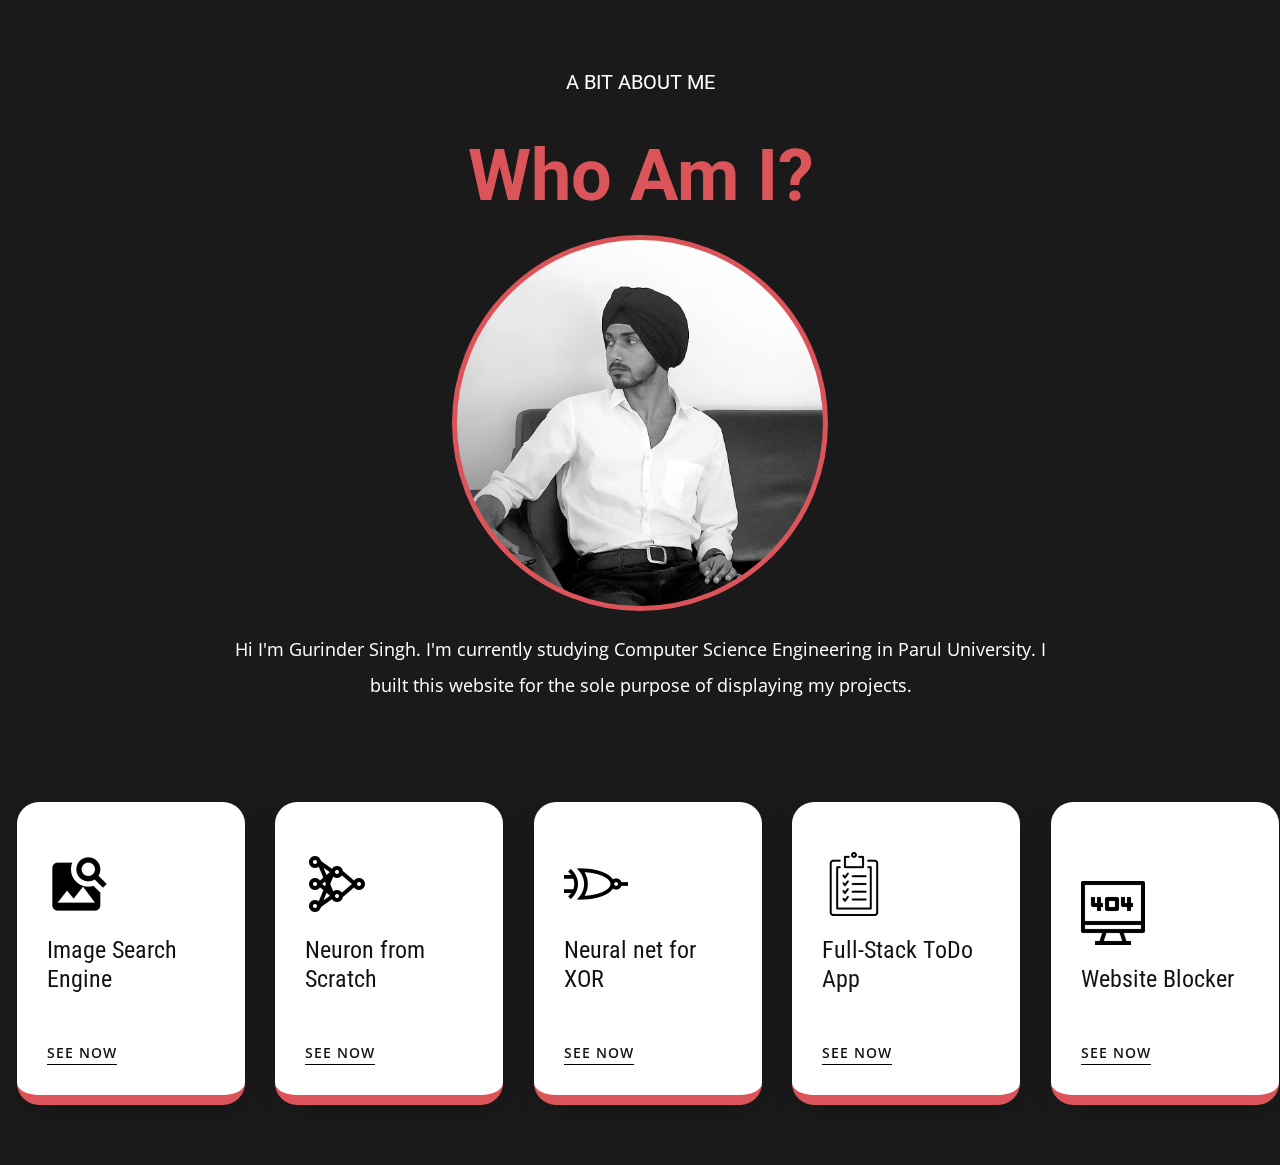
<file: index.html>
<!DOCTYPE html>
<html style="font-size: 16px;" lang="en"><head>
    <meta name="viewport" content="width=device-width, initial-scale=1.0">
    <meta charset="utf-8">
    <meta name="keywords" content="​Who Am I?">
    <meta name="description" content="">
    <title>Home</title>
    <link rel="stylesheet" href="nicepage.css" media="screen">
<link rel="stylesheet" href="Home.css" media="screen">
    <script class="u-script" type="text/javascript" src="jquery.js" defer=""></script>
    <script class="u-script" type="text/javascript" src="nicepage.js" defer=""></script>
    <meta name="generator" content="Nicepage 5.17.1, nicepage.com">
    <link id="u-theme-google-font" rel="stylesheet" href="https://fonts.googleapis.com/css?family=Roboto:100,100i,300,300i,400,400i,500,500i,700,700i,900,900i|Open+Sans:300,300i,400,400i,500,500i,600,600i,700,700i,800,800i">
    <link id="u-page-google-font" rel="stylesheet" href="https://fonts.googleapis.com/css?family=Roboto+Condensed:300,300i,400,400i,700,700i">
    
    
    
    <script type="application/ld+json">{
		"@context": "http://schema.org",
		"@type": "Organization",
		"name": ""
}</script>
    <meta name="theme-color" content="#478ac9">
    <meta property="og:title" content="Home">
    <meta property="og:type" content="website">
  <meta data-intl-tel-input-cdn-path="intlTelInput/"></head>
  <body data-home-page="Home.html" data-home-page-title="Home" class="u-body u-xl-mode" data-lang="en">
    <section class="u-align-center u-clearfix u-grey-90 u-section-1" id="carousel_1ea9">
      <div class="u-clearfix u-sheet u-sheet-1">
        <h4 class="u-text u-text-1" data-animation-name="customAnimationIn" data-animation-duration="1500"> A Bit About Me</h4>
        <h2 class="u-text u-text-palette-2-base u-text-2" data-animation-name="customAnimationIn" data-animation-duration="1500" data-animation-delay="500"> Who Am I?</h2>
        <div class="u-border-5 u-border-custom-color-2 u-image u-image-circle u-image-1" alt="" data-image-width="1080" data-image-height="1325" data-animation-name="customAnimationIn" data-animation-duration="1500"></div>
        <p class="u-text u-text-3" data-animation-name="customAnimationIn" data-animation-duration="1500" data-animation-delay="500"> Hi I'm Gurinder Singh. I'm currently studying Computer Science Engineering in Parul University. I built this website for the sole purpose of displaying my projects.</p>
        <div class="u-list u-list-1">
          <div class="u-repeater u-repeater-1">
            <div class="u-align-center-xs u-align-left-lg u-align-left-md u-align-left-sm u-align-left-xl u-border-10 u-border-no-left u-border-no-right u-border-no-top u-border-palette-2-base u-container-style u-list-item u-radius-22 u-repeater-item u-shape-round u-white u-list-item-1" data-animation-name="customAnimationIn" data-animation-duration="1500" data-animation-delay="250">
              <div class="u-container-layout u-similar-container u-valign-bottom u-container-layout-1"><span class="u-file-icon u-icon u-icon-1"><img src="images/image_search_icon_138464.png" alt=""></span>
                <h4 class="u-custom-font u-font-roboto-condensed u-text u-text-4"> Image Search Engine</h4>
                <a href="https://gurinder-25.github.io/image-search-engine/" class="u-border-1 u-border-active-grey-70 u-border-black u-border-hover-grey-70 u-border-no-left u-border-no-right u-border-no-top u-bottom-left-radius-0 u-bottom-right-radius-0 u-btn u-button-style u-none u-radius-0 u-text-active-palette-2-base u-text-body-color u-text-hover-palette-2-base u-top-left-radius-0 u-top-right-radius-0 u-btn-1">See now</a>
              </div>
            </div>
            <div class="u-align-center-xs u-align-left-lg u-align-left-md u-align-left-sm u-align-left-xl u-border-10 u-border-no-left u-border-no-right u-border-no-top u-border-palette-2-base u-container-style u-list-item u-radius-22 u-repeater-item u-shape-round u-video-cover u-white u-list-item-2" data-animation-name="customAnimationIn" data-animation-duration="1500" data-animation-delay="250">
              <div class="u-container-layout u-similar-container u-valign-bottom u-container-layout-2"><span class="u-file-icon u-icon u-icon-2"><img src="images/neural-network.png" alt=""></span>
                <h4 class="u-custom-font u-font-roboto-condensed u-text u-text-5"> Neuron from Scratch</h4>
                <a href="https://www.kaggle.com/code/gurinder25/neuron-from-scratch" class="u-border-1 u-border-active-grey-70 u-border-black u-border-hover-grey-70 u-border-no-left u-border-no-right u-border-no-top u-bottom-left-radius-0 u-bottom-right-radius-0 u-btn u-button-style u-none u-radius-0 u-text-active-palette-2-base u-text-body-color u-text-hover-palette-2-base u-top-left-radius-0 u-top-right-radius-0 u-btn-2">see now</a>
              </div>
            </div>
            <div class="u-align-center-xs u-align-left-lg u-align-left-md u-align-left-sm u-align-left-xl u-border-10 u-border-no-left u-border-no-right u-border-no-top u-border-palette-2-base u-container-style u-list-item u-radius-22 u-repeater-item u-shape-round u-video-cover u-white u-list-item-3" data-animation-name="customAnimationIn" data-animation-duration="1500" data-animation-delay="250">
              <div class="u-container-layout u-similar-container u-valign-bottom u-container-layout-3"><span class="u-file-icon u-icon u-icon-3"><img src="images/xor-gate.png" alt=""></span>
                <h4 class="u-custom-font u-font-roboto-condensed u-text u-text-6"> Neural net for XOR</h4>
                <a href="https://github.com/gurinder-25/neural_net/blob/main/xor.cpp" class="u-border-1 u-border-active-grey-70 u-border-black u-border-hover-grey-70 u-border-no-left u-border-no-right u-border-no-top u-bottom-left-radius-0 u-bottom-right-radius-0 u-btn u-button-style u-none u-radius-0 u-text-active-palette-2-base u-text-body-color u-text-hover-palette-2-base u-top-left-radius-0 u-top-right-radius-0 u-btn-3">see now</a>
              </div>
            </div>
            <div class="u-align-center-xs u-align-left-lg u-align-left-md u-align-left-sm u-align-left-xl u-border-10 u-border-no-left u-border-no-right u-border-no-top u-border-palette-2-base u-container-style u-list-item u-radius-22 u-repeater-item u-shape-round u-video-cover u-white u-list-item-4" data-animation-name="customAnimationIn" data-animation-duration="1500" data-animation-delay="250">
              <div class="u-container-layout u-similar-container u-valign-bottom u-container-layout-4"><span class="u-file-icon u-icon u-icon-4"><img src="images/clipboard_120835.png" alt=""></span>
                <h4 class="u-custom-font u-font-roboto-condensed u-text u-text-7"> Full-Stack ToDo App</h4>
                <a href="https://fluffy-pothos-10353c.netlify.app/" class="u-border-1 u-border-active-grey-70 u-border-black u-border-hover-grey-70 u-border-no-left u-border-no-right u-border-no-top u-bottom-left-radius-0 u-bottom-right-radius-0 u-btn u-button-style u-none u-radius-0 u-text-active-palette-2-base u-text-body-color u-text-hover-palette-2-base u-top-left-radius-0 u-top-right-radius-0 u-btn-4">see now</a>
              </div>
            </div>
            <div class="u-align-center-xs u-align-left-lg u-align-left-md u-align-left-sm u-align-left-xl u-border-10 u-border-no-left u-border-no-right u-border-no-top u-border-palette-2-base u-container-style u-list-item u-radius-22 u-repeater-item u-shape-round u-video-cover u-white u-list-item-5" data-animation-name="customAnimationIn" data-animation-duration="1500" data-animation-delay="250">
              <div class="u-container-layout u-similar-container u-valign-bottom u-container-layout-5"><span class="u-file-icon u-icon u-icon-5"><img src="images/error_icon_124063.png" alt=""></span>
                <h4 class="u-custom-font u-font-roboto-condensed u-text u-text-8"> Website Blocker</h4>
                <a href="https://github.com/gurinder-25/Website-Blocker" class="u-border-1 u-border-active-grey-70 u-border-black u-border-hover-grey-70 u-border-no-left u-border-no-right u-border-no-top u-bottom-left-radius-0 u-bottom-right-radius-0 u-btn u-button-style u-none u-radius-0 u-text-active-palette-2-base u-text-body-color u-text-hover-palette-2-base u-top-left-radius-0 u-top-right-radius-0 u-btn-5">see now</a>
              </div>
            </div>
          </div>
        </div>
      </div>
    </section>
  
</body></html>
</file>
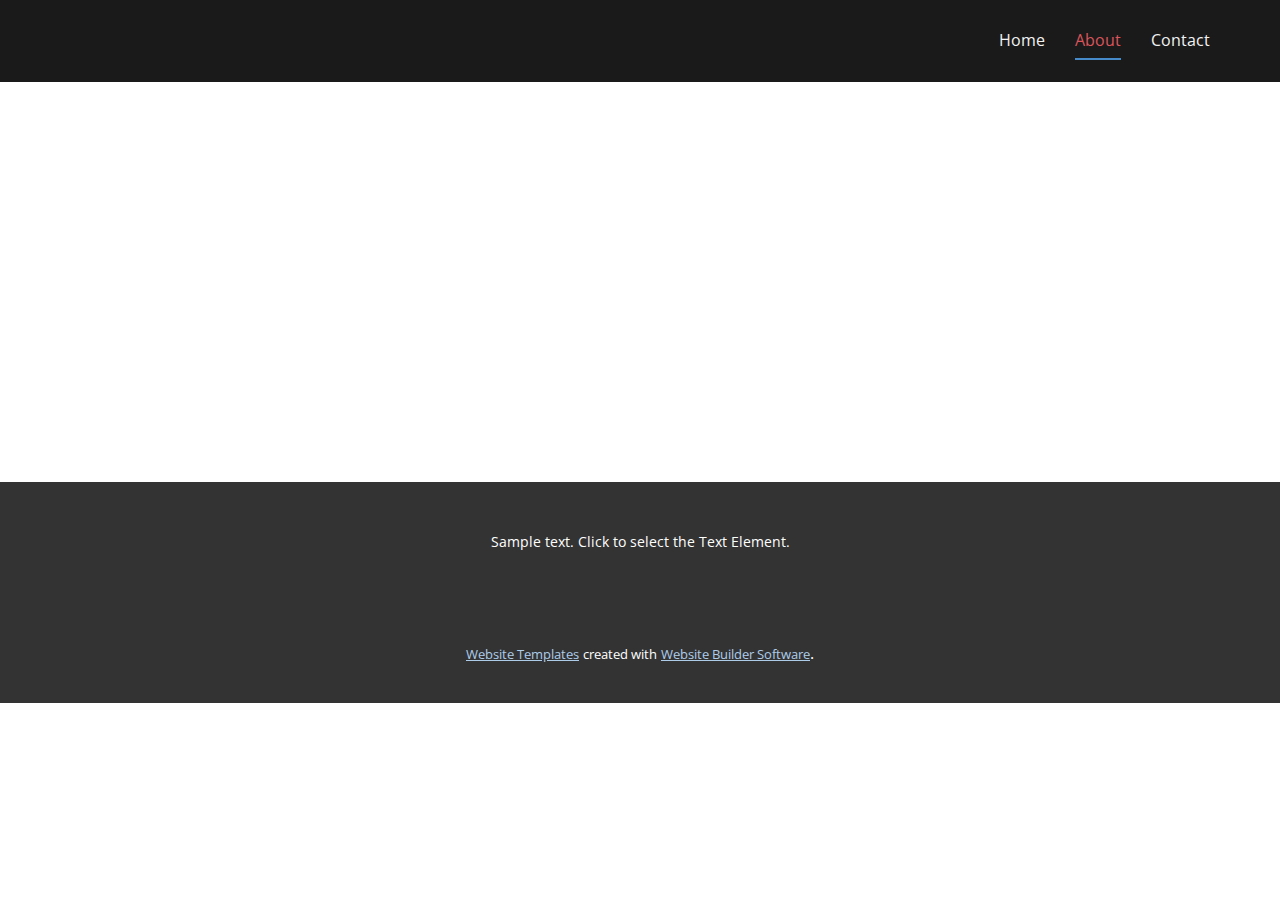
<file: About.html>
<!DOCTYPE html>
<html style="font-size: 16px;" lang="en"><head>
    <meta name="viewport" content="width=device-width, initial-scale=1.0">
    <meta charset="utf-8">
    <meta name="keywords" content="">
    <meta name="description" content="">
    <title>About</title>
    <link rel="stylesheet" href="nicepage.css" media="screen">
<link rel="stylesheet" href="About.css" media="screen">
    <script class="u-script" type="text/javascript" src="jquery.js" defer=""></script>
    <script class="u-script" type="text/javascript" src="nicepage.js" defer=""></script>
    <meta name="generator" content="Nicepage 5.17.1, nicepage.com">
    <link id="u-theme-google-font" rel="stylesheet" href="https://fonts.googleapis.com/css?family=Roboto:100,100i,300,300i,400,400i,500,500i,700,700i,900,900i|Open+Sans:300,300i,400,400i,500,500i,600,600i,700,700i,800,800i">
    
    
    
    <script type="application/ld+json">{
		"@context": "http://schema.org",
		"@type": "Organization",
		"name": ""
}</script>
    <meta name="theme-color" content="#478ac9">
    <meta property="og:title" content="About">
    <meta property="og:type" content="website">
  <meta data-intl-tel-input-cdn-path="intlTelInput/"></head>
  <body class="u-body u-xl-mode" data-lang="en"><header class="u-clearfix u-custom-color-1 u-header u-header" id="sec-f213"><div class="u-clearfix u-sheet u-sheet-1">
        <nav class="u-menu u-menu-dropdown u-offcanvas u-menu-1">
          <div class="menu-collapse" style="font-size: 1rem; letter-spacing: 0px;">
            <a class="u-button-style u-custom-left-right-menu-spacing u-custom-padding-bottom u-custom-text-active-color u-custom-text-color u-custom-text-hover-color u-custom-top-bottom-menu-spacing u-nav-link u-text-active-palette-1-base u-text-hover-palette-2-base" href="#">
              <svg class="u-svg-link" viewBox="0 0 24 24"><use xmlns:xlink="http://www.w3.org/1999/xlink" xlink:href="#menu-hamburger"></use></svg>
              <svg class="u-svg-content" version="1.1" id="menu-hamburger" viewBox="0 0 16 16" x="0px" y="0px" xmlns:xlink="http://www.w3.org/1999/xlink" xmlns="http://www.w3.org/2000/svg"><g><rect y="1" width="16" height="2"></rect><rect y="7" width="16" height="2"></rect><rect y="13" width="16" height="2"></rect>
</g></svg>
            </a>
          </div>
          <div class="u-nav-container">
            <ul class="u-nav u-spacing-30 u-unstyled u-nav-1"><li class="u-nav-item"><a class="u-border-2 u-border-active-palette-1-base u-border-hover-palette-1-base u-border-no-left u-border-no-right u-border-no-top u-button-style u-nav-link u-text-active-custom-color-2 u-text-grey-5 u-text-hover-grey-5" href="Home.html" style="padding: 10px 0px;">Home</a>
</li><li class="u-nav-item"><a class="u-border-2 u-border-active-palette-1-base u-border-hover-palette-1-base u-border-no-left u-border-no-right u-border-no-top u-button-style u-nav-link u-text-active-custom-color-2 u-text-grey-5 u-text-hover-grey-5" href="About.html" style="padding: 10px 0px;">About</a>
</li><li class="u-nav-item"><a class="u-border-2 u-border-active-palette-1-base u-border-hover-palette-1-base u-border-no-left u-border-no-right u-border-no-top u-button-style u-nav-link u-text-active-custom-color-2 u-text-grey-5 u-text-hover-grey-5" href="Contact.html" style="padding: 10px 0px;">Contact</a>
</li></ul>
          </div>
          <div class="u-nav-container-collapse">
            <div class="u-black u-container-style u-inner-container-layout u-opacity u-opacity-95 u-sidenav">
              <div class="u-inner-container-layout u-sidenav-overflow">
                <div class="u-menu-close"></div>
                <ul class="u-align-center u-nav u-popupmenu-items u-unstyled u-nav-2"><li class="u-nav-item"><a class="u-button-style u-nav-link" href="Home.html">Home</a>
</li><li class="u-nav-item"><a class="u-button-style u-nav-link" href="About.html">About</a>
</li><li class="u-nav-item"><a class="u-button-style u-nav-link" href="Contact.html">Contact</a>
</li></ul>
              </div>
            </div>
            <div class="u-black u-menu-overlay u-opacity u-opacity-70"></div>
          </div>
        </nav>
      </div></header>
    <section class="u-clearfix u-section-1" id="sec-bf7a">
      <div class="u-clearfix u-sheet u-sheet-1"></div>
    </section>
    
    
    
    <footer class="u-align-center u-clearfix u-footer u-grey-80 u-footer" id="sec-c18e"><div class="u-clearfix u-sheet u-sheet-1">
        <p class="u-small-text u-text u-text-variant u-text-1">Sample text. Click to select the Text Element.</p>
      </div></footer>
    <section class="u-backlink u-clearfix u-grey-80">
      <a class="u-link" href="https://nicepage.com/website-templates" target="_blank">
        <span>Website Templates</span>
      </a>
      <p class="u-text">
        <span>created with</span>
      </p>
      <a class="u-link" href="" target="_blank">
        <span>Website Builder Software</span>
      </a>. 
    </section>
  
</body></html>
</file>
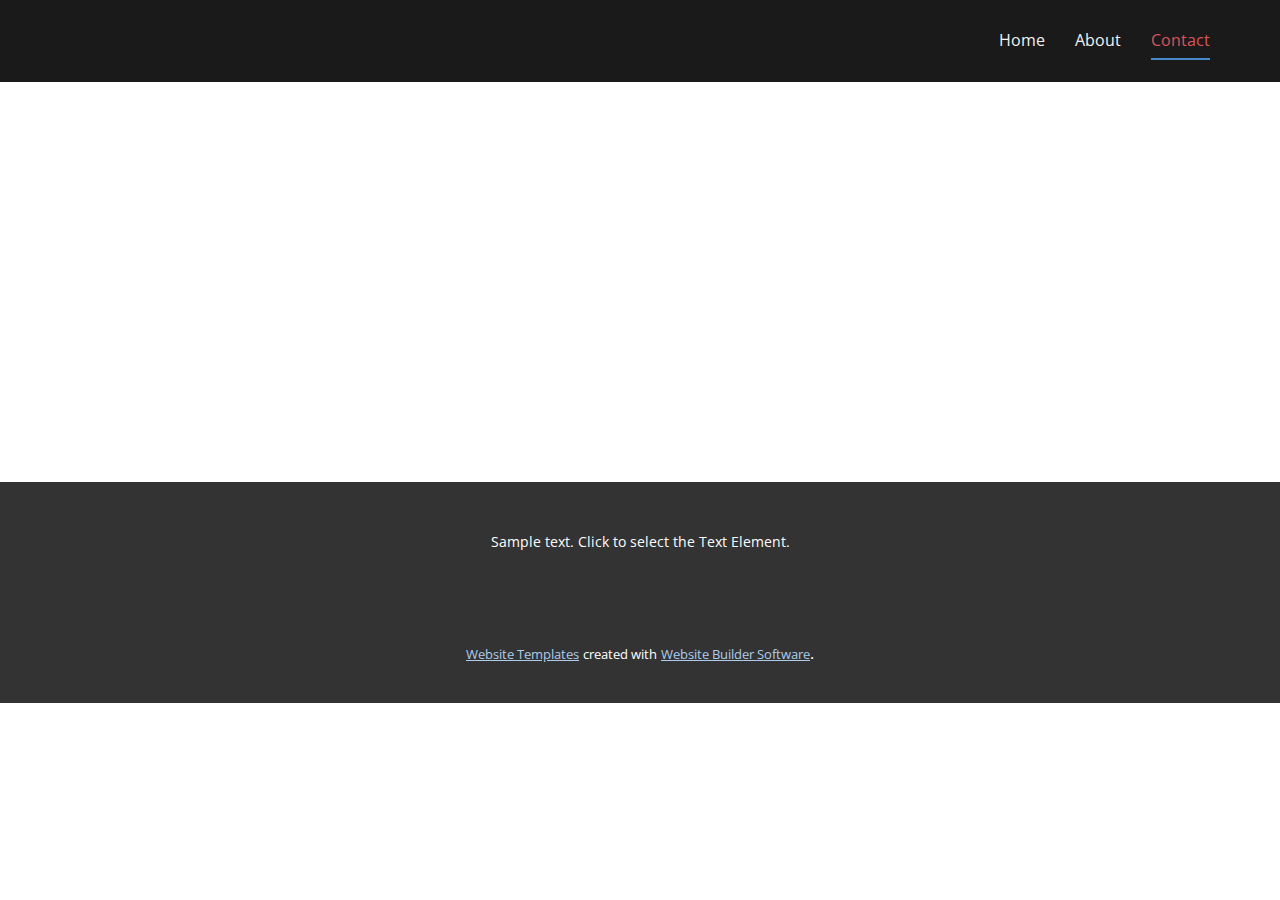
<file: Contact.html>
<!DOCTYPE html>
<html style="font-size: 16px;" lang="en"><head>
    <meta name="viewport" content="width=device-width, initial-scale=1.0">
    <meta charset="utf-8">
    <meta name="keywords" content="">
    <meta name="description" content="">
    <title>Contact</title>
    <link rel="stylesheet" href="nicepage.css" media="screen">
<link rel="stylesheet" href="Contact.css" media="screen">
    <script class="u-script" type="text/javascript" src="jquery.js" defer=""></script>
    <script class="u-script" type="text/javascript" src="nicepage.js" defer=""></script>
    <meta name="generator" content="Nicepage 5.17.1, nicepage.com">
    <link id="u-theme-google-font" rel="stylesheet" href="https://fonts.googleapis.com/css?family=Roboto:100,100i,300,300i,400,400i,500,500i,700,700i,900,900i|Open+Sans:300,300i,400,400i,500,500i,600,600i,700,700i,800,800i">
    
    
    
    <script type="application/ld+json">{
		"@context": "http://schema.org",
		"@type": "Organization",
		"name": ""
}</script>
    <meta name="theme-color" content="#478ac9">
    <meta property="og:title" content="Contact">
    <meta property="og:type" content="website">
  <meta data-intl-tel-input-cdn-path="intlTelInput/"></head>
  <body class="u-body u-xl-mode" data-lang="en"><header class="u-clearfix u-custom-color-1 u-header u-header" id="sec-f213"><div class="u-clearfix u-sheet u-sheet-1">
        <nav class="u-menu u-menu-dropdown u-offcanvas u-menu-1">
          <div class="menu-collapse" style="font-size: 1rem; letter-spacing: 0px;">
            <a class="u-button-style u-custom-left-right-menu-spacing u-custom-padding-bottom u-custom-text-active-color u-custom-text-color u-custom-text-hover-color u-custom-top-bottom-menu-spacing u-nav-link u-text-active-palette-1-base u-text-hover-palette-2-base" href="#">
              <svg class="u-svg-link" viewBox="0 0 24 24"><use xmlns:xlink="http://www.w3.org/1999/xlink" xlink:href="#menu-hamburger"></use></svg>
              <svg class="u-svg-content" version="1.1" id="menu-hamburger" viewBox="0 0 16 16" x="0px" y="0px" xmlns:xlink="http://www.w3.org/1999/xlink" xmlns="http://www.w3.org/2000/svg"><g><rect y="1" width="16" height="2"></rect><rect y="7" width="16" height="2"></rect><rect y="13" width="16" height="2"></rect>
</g></svg>
            </a>
          </div>
          <div class="u-nav-container">
            <ul class="u-nav u-spacing-30 u-unstyled u-nav-1"><li class="u-nav-item"><a class="u-border-2 u-border-active-palette-1-base u-border-hover-palette-1-base u-border-no-left u-border-no-right u-border-no-top u-button-style u-nav-link u-text-active-custom-color-2 u-text-grey-5 u-text-hover-grey-5" href="Home.html" style="padding: 10px 0px;">Home</a>
</li><li class="u-nav-item"><a class="u-border-2 u-border-active-palette-1-base u-border-hover-palette-1-base u-border-no-left u-border-no-right u-border-no-top u-button-style u-nav-link u-text-active-custom-color-2 u-text-grey-5 u-text-hover-grey-5" href="About.html" style="padding: 10px 0px;">About</a>
</li><li class="u-nav-item"><a class="u-border-2 u-border-active-palette-1-base u-border-hover-palette-1-base u-border-no-left u-border-no-right u-border-no-top u-button-style u-nav-link u-text-active-custom-color-2 u-text-grey-5 u-text-hover-grey-5" href="Contact.html" style="padding: 10px 0px;">Contact</a>
</li></ul>
          </div>
          <div class="u-nav-container-collapse">
            <div class="u-black u-container-style u-inner-container-layout u-opacity u-opacity-95 u-sidenav">
              <div class="u-inner-container-layout u-sidenav-overflow">
                <div class="u-menu-close"></div>
                <ul class="u-align-center u-nav u-popupmenu-items u-unstyled u-nav-2"><li class="u-nav-item"><a class="u-button-style u-nav-link" href="Home.html">Home</a>
</li><li class="u-nav-item"><a class="u-button-style u-nav-link" href="About.html">About</a>
</li><li class="u-nav-item"><a class="u-button-style u-nav-link" href="Contact.html">Contact</a>
</li></ul>
              </div>
            </div>
            <div class="u-black u-menu-overlay u-opacity u-opacity-70"></div>
          </div>
        </nav>
      </div></header>
    <section class="u-clearfix u-section-1" id="sec-bbf1">
      <div class="u-clearfix u-sheet u-sheet-1"></div>
    </section>
    
    
    
    <footer class="u-align-center u-clearfix u-footer u-grey-80 u-footer" id="sec-c18e"><div class="u-clearfix u-sheet u-sheet-1">
        <p class="u-small-text u-text u-text-variant u-text-1">Sample text. Click to select the Text Element.</p>
      </div></footer>
    <section class="u-backlink u-clearfix u-grey-80">
      <a class="u-link" href="https://nicepage.com/website-templates" target="_blank">
        <span>Website Templates</span>
      </a>
      <p class="u-text">
        <span>created with</span>
      </p>
      <a class="u-link" href="" target="_blank">
        <span>Website Builder Software</span>
      </a>. 
    </section>
  
</body></html>
</file>
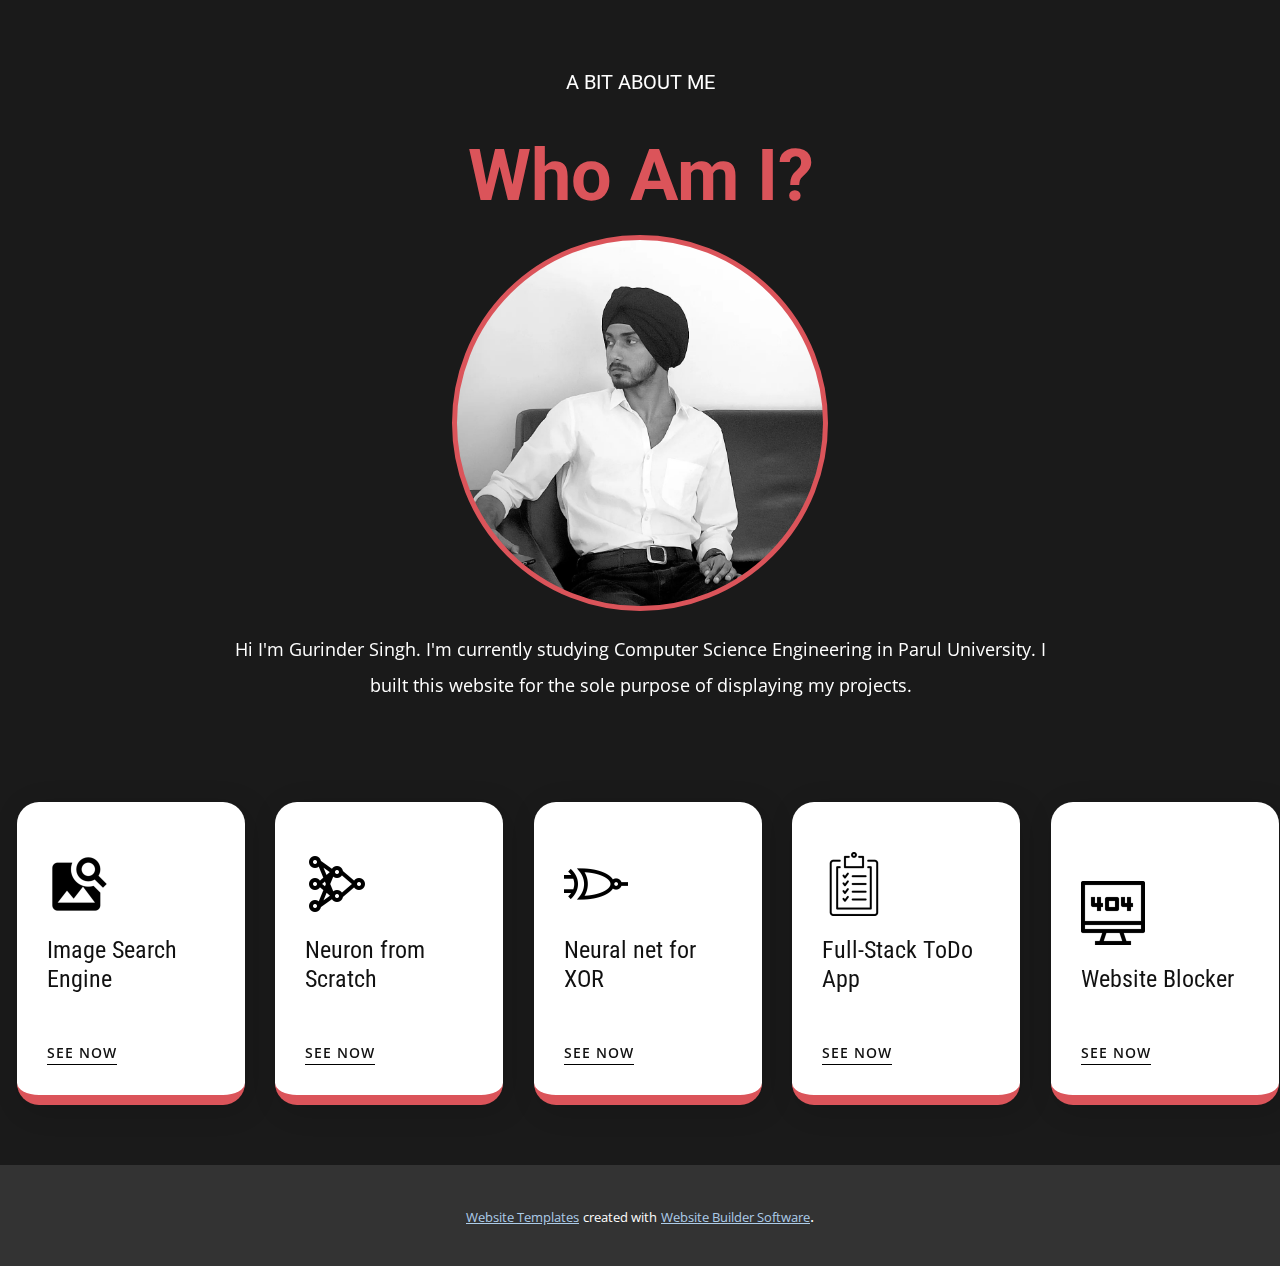
<file: Home.html>
<!DOCTYPE html>
<html style="font-size: 16px;" lang="en"><head>
    <meta name="viewport" content="width=device-width, initial-scale=1.0">
    <meta charset="utf-8">
    <meta name="keywords" content="​Who Am I?">
    <meta name="description" content="">
    <title>Home</title>
    <link rel="stylesheet" href="nicepage.css" media="screen">
<link rel="stylesheet" href="Home.css" media="screen">
    <script class="u-script" type="text/javascript" src="jquery.js" defer=""></script>
    <script class="u-script" type="text/javascript" src="nicepage.js" defer=""></script>
    <meta name="generator" content="Nicepage 5.17.1, nicepage.com">
    <link id="u-theme-google-font" rel="stylesheet" href="https://fonts.googleapis.com/css?family=Roboto:100,100i,300,300i,400,400i,500,500i,700,700i,900,900i|Open+Sans:300,300i,400,400i,500,500i,600,600i,700,700i,800,800i">
    <link id="u-page-google-font" rel="stylesheet" href="https://fonts.googleapis.com/css?family=Roboto+Condensed:300,300i,400,400i,700,700i">
    
    
    
    <script type="application/ld+json">{
		"@context": "http://schema.org",
		"@type": "Organization",
		"name": ""
}</script>
    <meta name="theme-color" content="#478ac9">
    <meta property="og:title" content="Home">
    <meta property="og:type" content="website">
  <meta data-intl-tel-input-cdn-path="intlTelInput/"></head>
  <body class="u-body u-xl-mode" data-lang="en">
    <section class="u-align-center u-clearfix u-grey-90 u-section-1" id="carousel_1ea9">
      <div class="u-clearfix u-sheet u-sheet-1">
        <h4 class="u-text u-text-1" data-animation-name="customAnimationIn" data-animation-duration="1500"> A Bit About Me</h4>
        <h2 class="u-text u-text-palette-2-base u-text-2" data-animation-name="customAnimationIn" data-animation-duration="1500" data-animation-delay="500"> Who Am I?</h2>
        <div class="u-border-5 u-border-custom-color-2 u-image u-image-circle u-image-1" alt="" data-image-width="1080" data-image-height="1325" data-animation-name="customAnimationIn" data-animation-duration="1500"></div>
        <p class="u-text u-text-3" data-animation-name="customAnimationIn" data-animation-duration="1500" data-animation-delay="500"> Hi I'm Gurinder Singh. I'm currently studying Computer Science Engineering in Parul University. I built this website for the sole purpose of displaying my projects.</p>
        <div class="u-list u-list-1">
          <div class="u-repeater u-repeater-1">
            <div class="u-align-center-xs u-align-left-lg u-align-left-md u-align-left-sm u-align-left-xl u-border-10 u-border-no-left u-border-no-right u-border-no-top u-border-palette-2-base u-container-style u-list-item u-radius-22 u-repeater-item u-shape-round u-white u-list-item-1" data-animation-name="customAnimationIn" data-animation-duration="1500" data-animation-delay="250">
              <div class="u-container-layout u-similar-container u-valign-bottom u-container-layout-1"><span class="u-file-icon u-icon u-icon-1"><img src="images/image_search_icon_138464.png" alt=""></span>
                <h4 class="u-custom-font u-font-roboto-condensed u-text u-text-4"> Image Search Engine</h4>
                <a href="https://gurinder-25.github.io/" class="u-border-1 u-border-active-grey-70 u-border-black u-border-hover-grey-70 u-border-no-left u-border-no-right u-border-no-top u-bottom-left-radius-0 u-bottom-right-radius-0 u-btn u-button-style u-none u-radius-0 u-text-active-palette-2-base u-text-body-color u-text-hover-palette-2-base u-top-left-radius-0 u-top-right-radius-0 u-btn-1">See now</a>
              </div>
            </div>
            <div class="u-align-center-xs u-align-left-lg u-align-left-md u-align-left-sm u-align-left-xl u-border-10 u-border-no-left u-border-no-right u-border-no-top u-border-palette-2-base u-container-style u-list-item u-radius-22 u-repeater-item u-shape-round u-video-cover u-white u-list-item-2" data-animation-name="customAnimationIn" data-animation-duration="1500" data-animation-delay="250">
              <div class="u-container-layout u-similar-container u-valign-bottom u-container-layout-2"><span class="u-file-icon u-icon u-icon-2"><img src="images/neural-network.png" alt=""></span>
                <h4 class="u-custom-font u-font-roboto-condensed u-text u-text-5"> Neuron from Scratch</h4>
                <a href="https://www.kaggle.com/code/gurinder25/neuron-from-scratch" class="u-border-1 u-border-active-grey-70 u-border-black u-border-hover-grey-70 u-border-no-left u-border-no-right u-border-no-top u-bottom-left-radius-0 u-bottom-right-radius-0 u-btn u-button-style u-none u-radius-0 u-text-active-palette-2-base u-text-body-color u-text-hover-palette-2-base u-top-left-radius-0 u-top-right-radius-0 u-btn-2">see now</a>
              </div>
            </div>
            <div class="u-align-center-xs u-align-left-lg u-align-left-md u-align-left-sm u-align-left-xl u-border-10 u-border-no-left u-border-no-right u-border-no-top u-border-palette-2-base u-container-style u-list-item u-radius-22 u-repeater-item u-shape-round u-video-cover u-white u-list-item-3" data-animation-name="customAnimationIn" data-animation-duration="1500" data-animation-delay="250">
              <div class="u-container-layout u-similar-container u-valign-bottom u-container-layout-3"><span class="u-file-icon u-icon u-icon-3"><img src="images/xor-gate.png" alt=""></span>
                <h4 class="u-custom-font u-font-roboto-condensed u-text u-text-6"> Neural net for XOR</h4>
                <a href="https://github.com/gurinder-25/neural_net/blob/main/xor.cpp" class="u-border-1 u-border-active-grey-70 u-border-black u-border-hover-grey-70 u-border-no-left u-border-no-right u-border-no-top u-bottom-left-radius-0 u-bottom-right-radius-0 u-btn u-button-style u-none u-radius-0 u-text-active-palette-2-base u-text-body-color u-text-hover-palette-2-base u-top-left-radius-0 u-top-right-radius-0 u-btn-3">see now</a>
              </div>
            </div>
            <div class="u-align-center-xs u-align-left-lg u-align-left-md u-align-left-sm u-align-left-xl u-border-10 u-border-no-left u-border-no-right u-border-no-top u-border-palette-2-base u-container-style u-list-item u-radius-22 u-repeater-item u-shape-round u-video-cover u-white u-list-item-4" data-animation-name="customAnimationIn" data-animation-duration="1500" data-animation-delay="250">
              <div class="u-container-layout u-similar-container u-valign-bottom u-container-layout-4"><span class="u-file-icon u-icon u-icon-4"><img src="images/clipboard_120835.png" alt=""></span>
                <h4 class="u-custom-font u-font-roboto-condensed u-text u-text-7"> Full-Stack ToDo App</h4>
                <a href="https://fluffy-pothos-10353c.netlify.app/" class="u-border-1 u-border-active-grey-70 u-border-black u-border-hover-grey-70 u-border-no-left u-border-no-right u-border-no-top u-bottom-left-radius-0 u-bottom-right-radius-0 u-btn u-button-style u-none u-radius-0 u-text-active-palette-2-base u-text-body-color u-text-hover-palette-2-base u-top-left-radius-0 u-top-right-radius-0 u-btn-4">see now</a>
              </div>
            </div>
            <div class="u-align-center-xs u-align-left-lg u-align-left-md u-align-left-sm u-align-left-xl u-border-10 u-border-no-left u-border-no-right u-border-no-top u-border-palette-2-base u-container-style u-list-item u-radius-22 u-repeater-item u-shape-round u-video-cover u-white u-list-item-5" data-animation-name="customAnimationIn" data-animation-duration="1500" data-animation-delay="250">
              <div class="u-container-layout u-similar-container u-valign-bottom u-container-layout-5"><span class="u-file-icon u-icon u-icon-5"><img src="images/error_icon_124063.png" alt=""></span>
                <h4 class="u-custom-font u-font-roboto-condensed u-text u-text-8"> Website Blocker</h4>
                <a href="https://github.com/gurinder-25/Website-Blocker" class="u-border-1 u-border-active-grey-70 u-border-black u-border-hover-grey-70 u-border-no-left u-border-no-right u-border-no-top u-bottom-left-radius-0 u-bottom-right-radius-0 u-btn u-button-style u-none u-radius-0 u-text-active-palette-2-base u-text-body-color u-text-hover-palette-2-base u-top-left-radius-0 u-top-right-radius-0 u-btn-5">see now</a>
              </div>
            </div>
          </div>
        </div>
      </div>
    </section>
    
    
    
    
    <section class="u-backlink u-clearfix u-grey-80">
      <a class="u-link" href="https://nicepage.com/website-templates" target="_blank">
        <span>Website Templates</span>
      </a>
      <p class="u-text">
        <span>created with</span>
      </p>
      <a class="u-link" href="" target="_blank">
        <span>Website Builder Software</span>
      </a>. 
    </section>
  
</body></html>
</file>
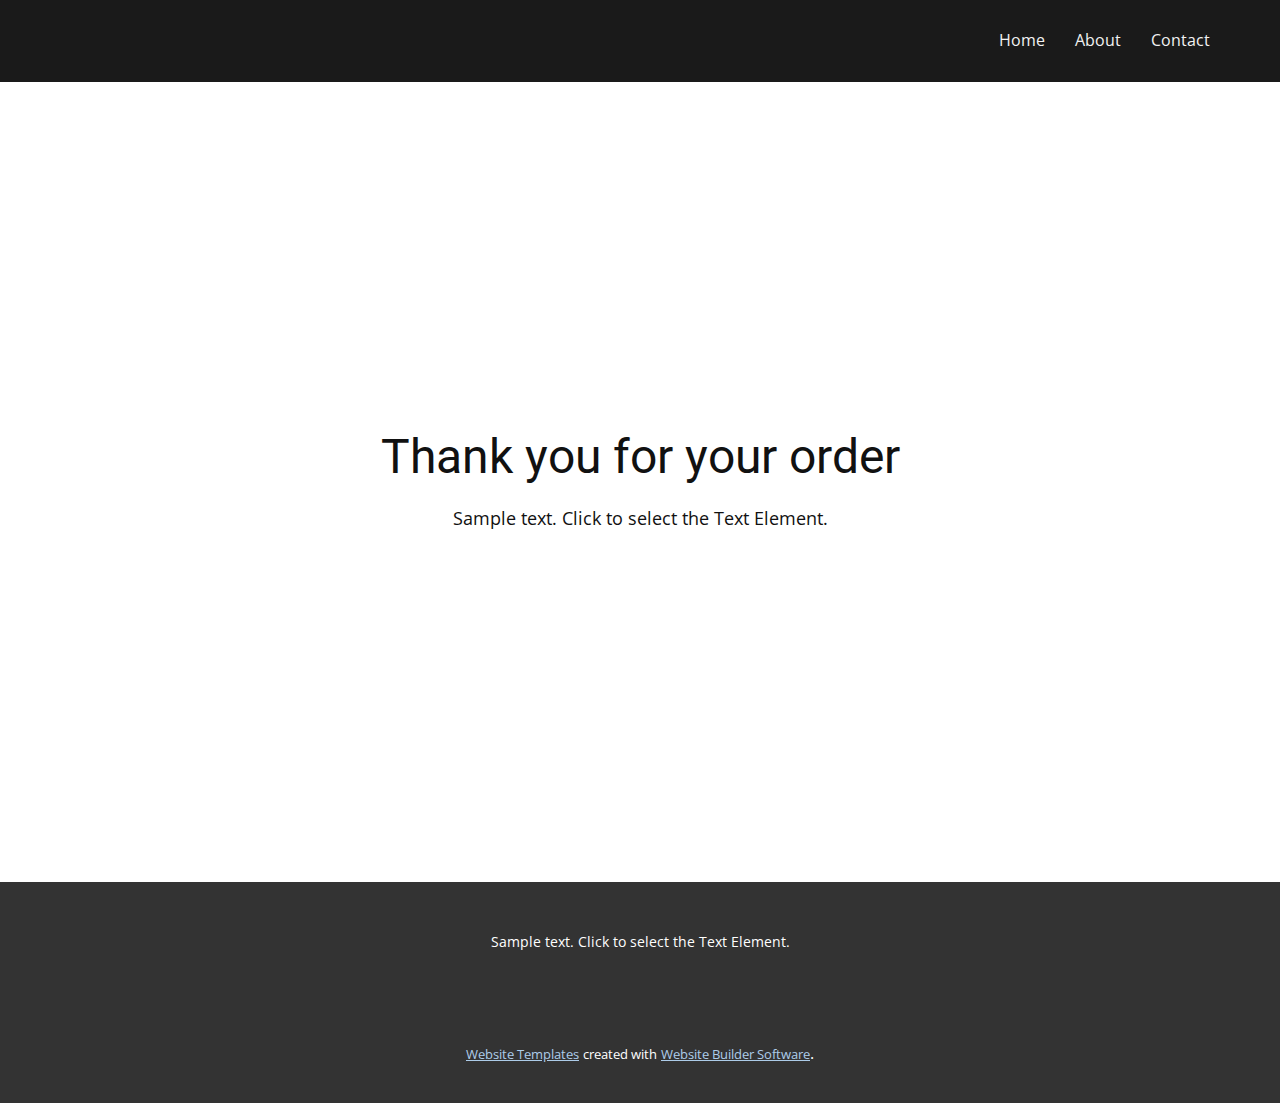
<file: thank-you-page.html>
<!DOCTYPE html>
<html style="font-size: 16px;" lang="en"><head>
    <meta name="viewport" content="width=device-width, initial-scale=1.0">
    <meta charset="utf-8">
    <meta name="keywords" content="Thank you for your order">
    <meta name="description" content="">
    <title>Thank You Page Template</title>
    <link rel="stylesheet" href="nicepage.css" media="screen">
<link rel="stylesheet" href="Thank-You-Page-Template.css" media="screen">
    <script class="u-script" type="text/javascript" src="jquery.js" defer=""></script>
    <script class="u-script" type="text/javascript" src="nicepage.js" defer=""></script>
    <meta name="generator" content="Nicepage 5.17.1, nicepage.com">
    <link id="u-theme-google-font" rel="stylesheet" href="https://fonts.googleapis.com/css?family=Roboto:100,100i,300,300i,400,400i,500,500i,700,700i,900,900i|Open+Sans:300,300i,400,400i,500,500i,600,600i,700,700i,800,800i">
    
    
    
    <script type="application/ld+json">{
		"@context": "http://schema.org",
		"@type": "Organization",
		"name": ""
}</script>
    <meta name="theme-color" content="#478ac9">
    <meta property="og:title" content="Thank You Page Template">
    <meta property="og:type" content="website">
  <meta data-intl-tel-input-cdn-path="intlTelInput/"></head>
  <body class="u-body u-xl-mode" data-lang="en"><header class="u-clearfix u-custom-color-1 u-header u-header" id="sec-f213"><div class="u-clearfix u-sheet u-sheet-1">
        <nav class="u-menu u-menu-dropdown u-offcanvas u-menu-1">
          <div class="menu-collapse" style="font-size: 1rem; letter-spacing: 0px;">
            <a class="u-button-style u-custom-left-right-menu-spacing u-custom-padding-bottom u-custom-text-active-color u-custom-text-color u-custom-text-hover-color u-custom-top-bottom-menu-spacing u-nav-link u-text-active-palette-1-base u-text-hover-palette-2-base" href="#">
              <svg class="u-svg-link" viewBox="0 0 24 24"><use xmlns:xlink="http://www.w3.org/1999/xlink" xlink:href="#menu-hamburger"></use></svg>
              <svg class="u-svg-content" version="1.1" id="menu-hamburger" viewBox="0 0 16 16" x="0px" y="0px" xmlns:xlink="http://www.w3.org/1999/xlink" xmlns="http://www.w3.org/2000/svg"><g><rect y="1" width="16" height="2"></rect><rect y="7" width="16" height="2"></rect><rect y="13" width="16" height="2"></rect>
</g></svg>
            </a>
          </div>
          <div class="u-nav-container">
            <ul class="u-nav u-spacing-30 u-unstyled u-nav-1"><li class="u-nav-item"><a class="u-border-2 u-border-active-palette-1-base u-border-hover-palette-1-base u-border-no-left u-border-no-right u-border-no-top u-button-style u-nav-link u-text-active-custom-color-2 u-text-grey-5 u-text-hover-grey-5" href="Home.html" style="padding: 10px 0px;">Home</a>
</li><li class="u-nav-item"><a class="u-border-2 u-border-active-palette-1-base u-border-hover-palette-1-base u-border-no-left u-border-no-right u-border-no-top u-button-style u-nav-link u-text-active-custom-color-2 u-text-grey-5 u-text-hover-grey-5" href="About.html" style="padding: 10px 0px;">About</a>
</li><li class="u-nav-item"><a class="u-border-2 u-border-active-palette-1-base u-border-hover-palette-1-base u-border-no-left u-border-no-right u-border-no-top u-button-style u-nav-link u-text-active-custom-color-2 u-text-grey-5 u-text-hover-grey-5" href="Contact.html" style="padding: 10px 0px;">Contact</a>
</li></ul>
          </div>
          <div class="u-nav-container-collapse">
            <div class="u-black u-container-style u-inner-container-layout u-opacity u-opacity-95 u-sidenav">
              <div class="u-inner-container-layout u-sidenav-overflow">
                <div class="u-menu-close"></div>
                <ul class="u-align-center u-nav u-popupmenu-items u-unstyled u-nav-2"><li class="u-nav-item"><a class="u-button-style u-nav-link" href="Home.html">Home</a>
</li><li class="u-nav-item"><a class="u-button-style u-nav-link" href="About.html">About</a>
</li><li class="u-nav-item"><a class="u-button-style u-nav-link" href="Contact.html">Contact</a>
</li></ul>
              </div>
            </div>
            <div class="u-black u-menu-overlay u-opacity u-opacity-70"></div>
          </div>
        </nav>
      </div></header>
    <section class="u-align-center u-clearfix u-container-align-center u-section-1" id="sec-254f">
      <div class="u-clearfix u-sheet u-valign-middle u-sheet-1">
        <h2 class="u-align-center u-text u-text-default u-text-1"> Thank you for your order</h2>
        <p class="u-align-center u-text u-text-default u-text-2">Sample text. Click to select the Text Element.</p>
      </div>
    </section>
    
    
    
    <footer class="u-align-center u-clearfix u-footer u-grey-80 u-footer" id="sec-c18e"><div class="u-clearfix u-sheet u-sheet-1">
        <p class="u-small-text u-text u-text-variant u-text-1">Sample text. Click to select the Text Element.</p>
      </div></footer>
    <section class="u-backlink u-clearfix u-grey-80">
      <a class="u-link" href="https://nicepage.com/website-templates" target="_blank">
        <span>Website Templates</span>
      </a>
      <p class="u-text">
        <span>created with</span>
      </p>
      <a class="u-link" href="" target="_blank">
        <span>Website Builder Software</span>
      </a>. 
    </section>
  
</body></html>
</file>
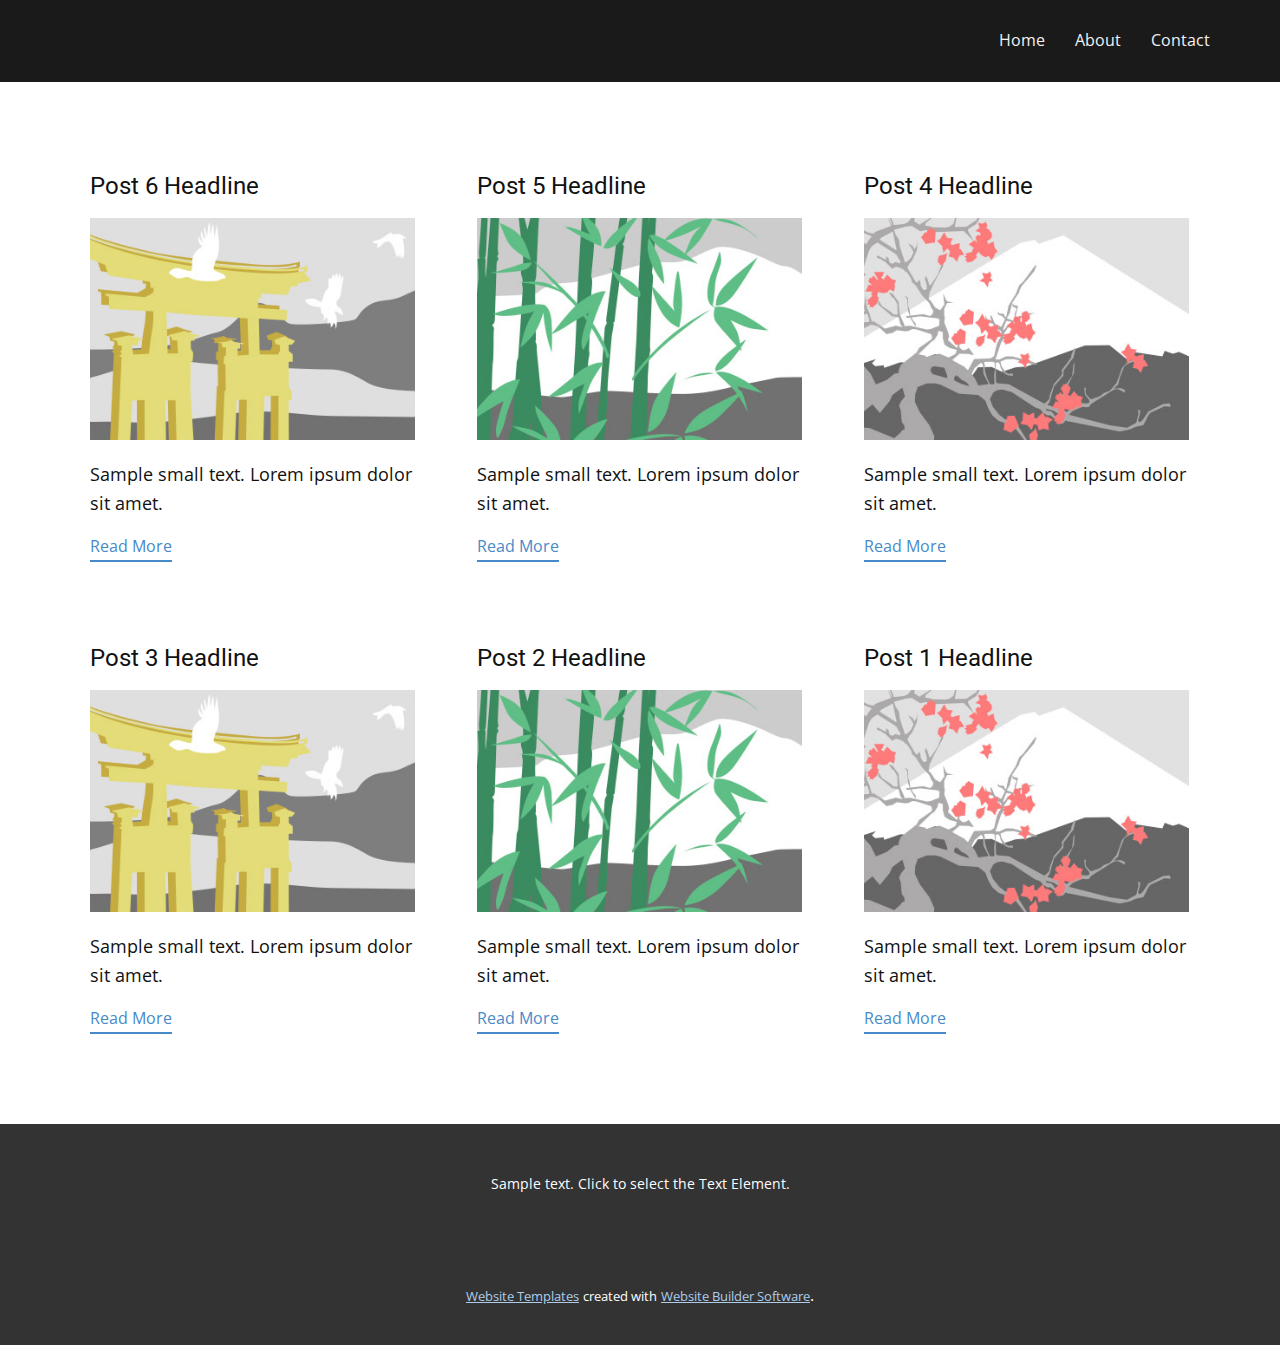
<file: blog/blog.html>
<!DOCTYPE html>
<html style="font-size: 16px;" lang="en"><head>
    <meta name="viewport" content="width=device-width, initial-scale=1.0">
    <meta charset="utf-8">
    <meta name="keywords" content="">
    <meta name="description" content="">
    <title>Blog Template</title>
    <link rel="stylesheet" href="../nicepage.css" media="screen">
<link rel="stylesheet" href="../Blog-Template.css" media="screen">
    <script class="u-script" type="text/javascript" src="../jquery.js" defer=""></script>
    <script class="u-script" type="text/javascript" src="../nicepage.js" defer=""></script>
    <meta name="generator" content="Nicepage 5.17.1, nicepage.com">
    <link id="u-theme-google-font" rel="stylesheet" href="https://fonts.googleapis.com/css?family=Roboto:100,100i,300,300i,400,400i,500,500i,700,700i,900,900i|Open+Sans:300,300i,400,400i,500,500i,600,600i,700,700i,800,800i">
    
    
    
    <script type="application/ld+json">{
		"@context": "http://schema.org",
		"@type": "Organization",
		"name": ""
}</script>
    <meta name="theme-color" content="#478ac9">
  <meta data-intl-tel-input-cdn-path="intlTelInput/"></head>
  <body class="u-body u-xl-mode" data-lang="en"><header class="u-clearfix u-custom-color-1 u-header u-header" id="sec-f213"><div class="u-clearfix u-sheet u-sheet-1">
        <nav class="u-menu u-menu-dropdown u-offcanvas u-menu-1">
          <div class="menu-collapse" style="font-size: 1rem; letter-spacing: 0px;">
            <a class="u-button-style u-custom-left-right-menu-spacing u-custom-padding-bottom u-custom-text-active-color u-custom-text-color u-custom-text-hover-color u-custom-top-bottom-menu-spacing u-nav-link u-text-active-palette-1-base u-text-hover-palette-2-base" href="#">
              <svg class="u-svg-link" viewBox="0 0 24 24"><use xmlns:xlink="http://www.w3.org/1999/xlink" xlink:href="#menu-hamburger"></use></svg>
              <svg class="u-svg-content" version="1.1" id="menu-hamburger" viewBox="0 0 16 16" x="0px" y="0px" xmlns:xlink="http://www.w3.org/1999/xlink" xmlns="http://www.w3.org/2000/svg"><g><rect y="1" width="16" height="2"></rect><rect y="7" width="16" height="2"></rect><rect y="13" width="16" height="2"></rect>
</g></svg>
            </a>
          </div>
          <div class="u-nav-container">
            <ul class="u-nav u-spacing-30 u-unstyled u-nav-1"><li class="u-nav-item"><a class="u-border-2 u-border-active-palette-1-base u-border-hover-palette-1-base u-border-no-left u-border-no-right u-border-no-top u-button-style u-nav-link u-text-active-custom-color-2 u-text-grey-5 u-text-hover-grey-5" href="../Home.html" style="padding: 10px 0px;">Home</a>
</li><li class="u-nav-item"><a class="u-border-2 u-border-active-palette-1-base u-border-hover-palette-1-base u-border-no-left u-border-no-right u-border-no-top u-button-style u-nav-link u-text-active-custom-color-2 u-text-grey-5 u-text-hover-grey-5" href="../About.html" style="padding: 10px 0px;">About</a>
</li><li class="u-nav-item"><a class="u-border-2 u-border-active-palette-1-base u-border-hover-palette-1-base u-border-no-left u-border-no-right u-border-no-top u-button-style u-nav-link u-text-active-custom-color-2 u-text-grey-5 u-text-hover-grey-5" href="../Contact.html" style="padding: 10px 0px;">Contact</a>
</li></ul>
          </div>
          <div class="u-nav-container-collapse">
            <div class="u-black u-container-style u-inner-container-layout u-opacity u-opacity-95 u-sidenav">
              <div class="u-inner-container-layout u-sidenav-overflow">
                <div class="u-menu-close"></div>
                <ul class="u-align-center u-nav u-popupmenu-items u-unstyled u-nav-2"><li class="u-nav-item"><a class="u-button-style u-nav-link" href="../Home.html">Home</a>
</li><li class="u-nav-item"><a class="u-button-style u-nav-link" href="../About.html">About</a>
</li><li class="u-nav-item"><a class="u-button-style u-nav-link" href="../Contact.html">Contact</a>
</li></ul>
              </div>
            </div>
            <div class="u-black u-menu-overlay u-opacity u-opacity-70"></div>
          </div>
        </nav>
      </div></header>
    <section class="u-clearfix u-section-1" id="sec-73dd">
      <div class="u-clearfix u-sheet u-valign-middle u-sheet-1"><!--blog--><!--blog_options_json--><!--{"type":"Recent","source":"","tags":"","count":""}--><!--/blog_options_json-->
        <div class="u-blog u-expanded-width u-repeater u-repeater-1"><!--blog_post-->
          <div class="u-blog-post u-container-style u-repeater-item u-white u-repeater-item-1">
            <div class="u-container-layout u-similar-container u-valign-top u-container-layout-1"><!--blog_post_header-->
              <h4 class="u-blog-control u-text u-text-1">
                <a class="u-post-header-link" href="../blog/post-5.html">Post 6 Headline</a>
              </h4><!--/blog_post_header--><!--blog_post_image-->
              <a class="u-post-header-link" href="../blog/post-5.html"><img alt="" class="u-blog-control u-expanded-width u-image u-image-default u-image-1" src="../images/8ad73f3c.jpeg"></a><!--/blog_post_image--><!--blog_post_content-->
              <div class="u-blog-control u-post-content u-text u-text-2 fr-view">Sample small text. Lorem ipsum dolor sit amet.</div><!--/blog_post_content--><!--blog_post_readmore-->
              <a href="../blog/post-5.html" class="u-blog-control u-border-2 u-border-palette-1-base u-btn u-btn-rectangle u-button-style u-none u-btn-1"><!--blog_post_readmore_content--><!--options_json--><!--{"content":"","defaultValue":"Read More"}--><!--/options_json-->Read More<!--/blog_post_readmore_content--></a><!--/blog_post_readmore-->
            </div>
          </div><div class="u-blog-post u-container-style u-repeater-item u-video-cover u-white">
            <div class="u-container-layout u-similar-container u-valign-top u-container-layout-2"><!--blog_post_header-->
              <h4 class="u-blog-control u-text u-text-3">
                <a class="u-post-header-link" href="../blog/post-4.html">Post 5 Headline</a>
              </h4><!--/blog_post_header--><!--blog_post_image-->
              <a class="u-post-header-link" href="../blog/post-4.html"><img alt="" class="u-blog-control u-expanded-width u-image u-image-default u-image-2" src="../images/68f64b9d.jpeg"></a><!--/blog_post_image--><!--blog_post_content-->
              <div class="u-blog-control u-post-content u-text u-text-4 fr-view">Sample small text. Lorem ipsum dolor sit amet.</div><!--/blog_post_content--><!--blog_post_readmore-->
              <a href="../blog/post-4.html" class="u-blog-control u-border-2 u-border-palette-1-base u-btn u-btn-rectangle u-button-style u-none u-btn-2"><!--blog_post_readmore_content--><!--options_json--><!--{"content":"","defaultValue":"Read More"}--><!--/options_json-->Read More<!--/blog_post_readmore_content--></a><!--/blog_post_readmore-->
            </div>
          </div><div class="u-blog-post u-container-style u-repeater-item u-video-cover u-white">
            <div class="u-container-layout u-similar-container u-valign-top u-container-layout-3"><!--blog_post_header-->
              <h4 class="u-blog-control u-text u-text-5">
                <a class="u-post-header-link" href="../blog/post-3.html">Post 4 Headline</a>
              </h4><!--/blog_post_header--><!--blog_post_image-->
              <a class="u-post-header-link" href="../blog/post-3.html"><img alt="" class="u-blog-control u-expanded-width u-image u-image-default u-image-3" src="../images/0fd3416c.jpeg"></a><!--/blog_post_image--><!--blog_post_content-->
              <div class="u-blog-control u-post-content u-text u-text-6 fr-view">Sample small text. Lorem ipsum dolor sit amet.</div><!--/blog_post_content--><!--blog_post_readmore-->
              <a href="../blog/post-3.html" class="u-blog-control u-border-2 u-border-palette-1-base u-btn u-btn-rectangle u-button-style u-none u-btn-3"><!--blog_post_readmore_content--><!--options_json--><!--{"content":"","defaultValue":"Read More"}--><!--/options_json-->Read More<!--/blog_post_readmore_content--></a><!--/blog_post_readmore-->
            </div>
          </div><div class="u-blog-post u-container-style u-repeater-item u-white u-repeater-item-1">
            <div class="u-container-layout u-similar-container u-valign-top u-container-layout-1"><!--blog_post_header-->
              <h4 class="u-blog-control u-text u-text-1">
                <a class="u-post-header-link" href="../blog/post-2.html">Post 3 Headline</a>
              </h4><!--/blog_post_header--><!--blog_post_image-->
              <a class="u-post-header-link" href="../blog/post-2.html"><img alt="" class="u-blog-control u-expanded-width u-image u-image-default u-image-1" src="../images/8ad73f3c.jpeg"></a><!--/blog_post_image--><!--blog_post_content-->
              <div class="u-blog-control u-post-content u-text u-text-2 fr-view">Sample small text. Lorem ipsum dolor sit amet.</div><!--/blog_post_content--><!--blog_post_readmore-->
              <a href="../blog/post-2.html" class="u-blog-control u-border-2 u-border-palette-1-base u-btn u-btn-rectangle u-button-style u-none u-btn-1"><!--blog_post_readmore_content--><!--options_json--><!--{"content":"","defaultValue":"Read More"}--><!--/options_json-->Read More<!--/blog_post_readmore_content--></a><!--/blog_post_readmore-->
            </div>
          </div><div class="u-blog-post u-container-style u-repeater-item u-video-cover u-white">
            <div class="u-container-layout u-similar-container u-valign-top u-container-layout-2"><!--blog_post_header-->
              <h4 class="u-blog-control u-text u-text-3">
                <a class="u-post-header-link" href="../blog/post-1.html">Post 2 Headline</a>
              </h4><!--/blog_post_header--><!--blog_post_image-->
              <a class="u-post-header-link" href="../blog/post-1.html"><img alt="" class="u-blog-control u-expanded-width u-image u-image-default u-image-2" src="../images/68f64b9d.jpeg"></a><!--/blog_post_image--><!--blog_post_content-->
              <div class="u-blog-control u-post-content u-text u-text-4 fr-view">Sample small text. Lorem ipsum dolor sit amet.</div><!--/blog_post_content--><!--blog_post_readmore-->
              <a href="../blog/post-1.html" class="u-blog-control u-border-2 u-border-palette-1-base u-btn u-btn-rectangle u-button-style u-none u-btn-2"><!--blog_post_readmore_content--><!--options_json--><!--{"content":"","defaultValue":"Read More"}--><!--/options_json-->Read More<!--/blog_post_readmore_content--></a><!--/blog_post_readmore-->
            </div>
          </div><div class="u-blog-post u-container-style u-repeater-item u-video-cover u-white">
            <div class="u-container-layout u-similar-container u-valign-top u-container-layout-3"><!--blog_post_header-->
              <h4 class="u-blog-control u-text u-text-5">
                <a class="u-post-header-link" href="../blog/post.html">Post 1 Headline</a>
              </h4><!--/blog_post_header--><!--blog_post_image-->
              <a class="u-post-header-link" href="../blog/post.html"><img alt="" class="u-blog-control u-expanded-width u-image u-image-default u-image-3" src="../images/0fd3416c.jpeg"></a><!--/blog_post_image--><!--blog_post_content-->
              <div class="u-blog-control u-post-content u-text u-text-6 fr-view">Sample small text. Lorem ipsum dolor sit amet.</div><!--/blog_post_content--><!--blog_post_readmore-->
              <a href="../blog/post.html" class="u-blog-control u-border-2 u-border-palette-1-base u-btn u-btn-rectangle u-button-style u-none u-btn-3"><!--blog_post_readmore_content--><!--options_json--><!--{"content":"","defaultValue":"Read More"}--><!--/options_json-->Read More<!--/blog_post_readmore_content--></a><!--/blog_post_readmore-->
            </div>
          </div><!--/blog_post--><!--blog_post-->
          <!--/blog_post--><!--blog_post-->
          <!--/blog_post-->
        </div><!--/blog-->
      </div>
    </section>
    
    
    
    <footer class="u-align-center u-clearfix u-footer u-grey-80 u-footer" id="sec-c18e"><div class="u-clearfix u-sheet u-sheet-1">
        <p class="u-small-text u-text u-text-variant u-text-1">Sample text. Click to select the Text Element.</p>
      </div></footer>
    <section class="u-backlink u-clearfix u-grey-80">
      <a class="u-link" href="https://nicepage.com/website-templates" target="_blank">
        <span>Website Templates</span>
      </a>
      <p class="u-text">
        <span>created with</span>
      </p>
      <a class="u-link" href="" target="_blank">
        <span>Website Builder Software</span>
      </a>. 
    </section>
  
</body></html>
</file>
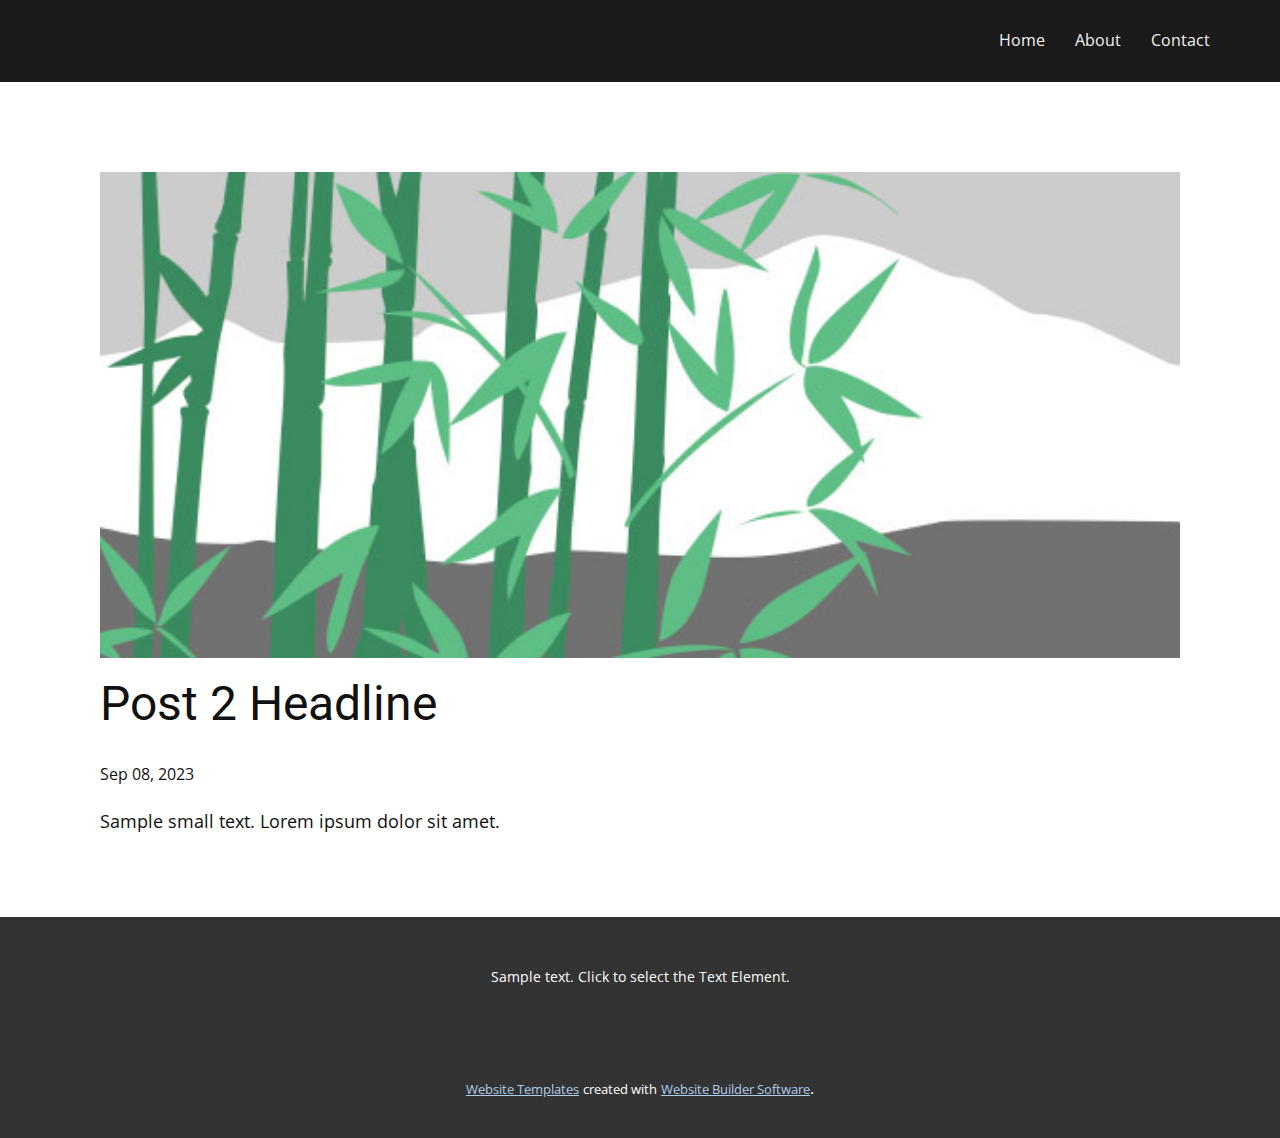
<file: blog/post-1.html>
<!DOCTYPE html>
<html style="font-size: 16px;" lang="en"><head>
    <meta name="viewport" content="width=device-width, initial-scale=1.0">
    <meta charset="utf-8">
    <meta name="keywords" content="Post 1 Headline">
    <meta name="description" content="">
    <title>Post 2 Headline</title>
    <link rel="stylesheet" href="../nicepage.css" media="screen">
<link rel="stylesheet" href="../Post-Template.css" media="screen">
    <script class="u-script" type="text/javascript" src="../jquery.js" defer=""></script>
    <script class="u-script" type="text/javascript" src="../nicepage.js" defer=""></script>
    <meta name="generator" content="Nicepage 5.17.1, nicepage.com">
    <link id="u-theme-google-font" rel="stylesheet" href="https://fonts.googleapis.com/css?family=Roboto:100,100i,300,300i,400,400i,500,500i,700,700i,900,900i|Open+Sans:300,300i,400,400i,500,500i,600,600i,700,700i,800,800i">
    
    
    
    <script type="application/ld+json">{
		"@context": "http://schema.org",
		"@type": "Organization",
		"name": ""
}</script>
    <meta name="theme-color" content="#478ac9">
  <meta data-intl-tel-input-cdn-path="intlTelInput/"></head>
  <body class="u-body u-xl-mode" data-lang="en"><header class="u-clearfix u-custom-color-1 u-header u-header" id="sec-f213"><div class="u-clearfix u-sheet u-sheet-1">
        <nav class="u-menu u-menu-dropdown u-offcanvas u-menu-1">
          <div class="menu-collapse" style="font-size: 1rem; letter-spacing: 0px;">
            <a class="u-button-style u-custom-left-right-menu-spacing u-custom-padding-bottom u-custom-text-active-color u-custom-text-color u-custom-text-hover-color u-custom-top-bottom-menu-spacing u-nav-link u-text-active-palette-1-base u-text-hover-palette-2-base" href="#">
              <svg class="u-svg-link" viewBox="0 0 24 24"><use xmlns:xlink="http://www.w3.org/1999/xlink" xlink:href="#menu-hamburger"></use></svg>
              <svg class="u-svg-content" version="1.1" id="menu-hamburger" viewBox="0 0 16 16" x="0px" y="0px" xmlns:xlink="http://www.w3.org/1999/xlink" xmlns="http://www.w3.org/2000/svg"><g><rect y="1" width="16" height="2"></rect><rect y="7" width="16" height="2"></rect><rect y="13" width="16" height="2"></rect>
</g></svg>
            </a>
          </div>
          <div class="u-nav-container">
            <ul class="u-nav u-spacing-30 u-unstyled u-nav-1"><li class="u-nav-item"><a class="u-border-2 u-border-active-palette-1-base u-border-hover-palette-1-base u-border-no-left u-border-no-right u-border-no-top u-button-style u-nav-link u-text-active-custom-color-2 u-text-grey-5 u-text-hover-grey-5" href="../Home.html" style="padding: 10px 0px;">Home</a>
</li><li class="u-nav-item"><a class="u-border-2 u-border-active-palette-1-base u-border-hover-palette-1-base u-border-no-left u-border-no-right u-border-no-top u-button-style u-nav-link u-text-active-custom-color-2 u-text-grey-5 u-text-hover-grey-5" href="../About.html" style="padding: 10px 0px;">About</a>
</li><li class="u-nav-item"><a class="u-border-2 u-border-active-palette-1-base u-border-hover-palette-1-base u-border-no-left u-border-no-right u-border-no-top u-button-style u-nav-link u-text-active-custom-color-2 u-text-grey-5 u-text-hover-grey-5" href="../Contact.html" style="padding: 10px 0px;">Contact</a>
</li></ul>
          </div>
          <div class="u-nav-container-collapse">
            <div class="u-black u-container-style u-inner-container-layout u-opacity u-opacity-95 u-sidenav">
              <div class="u-inner-container-layout u-sidenav-overflow">
                <div class="u-menu-close"></div>
                <ul class="u-align-center u-nav u-popupmenu-items u-unstyled u-nav-2"><li class="u-nav-item"><a class="u-button-style u-nav-link" href="../Home.html">Home</a>
</li><li class="u-nav-item"><a class="u-button-style u-nav-link" href="../About.html">About</a>
</li><li class="u-nav-item"><a class="u-button-style u-nav-link" href="../Contact.html">Contact</a>
</li></ul>
              </div>
            </div>
            <div class="u-black u-menu-overlay u-opacity u-opacity-70"></div>
          </div>
        </nav>
      </div></header>
    <section class="u-align-center u-clearfix u-section-1" id="sec-d63a">
      <div class="u-clearfix u-sheet u-valign-middle-md u-valign-middle-sm u-valign-middle-xs u-sheet-1"><!--post_details--><!--post_details_options_json--><!--{"source":""}--><!--/post_details_options_json--><!--blog_post-->
        <div class="u-container-style u-expanded-width u-post-details u-post-details-1">
          <div class="u-container-layout u-valign-middle u-container-layout-1"><!--blog_post_image-->
            <img alt="" class="u-blog-control u-expanded-width u-image u-image-default u-image-1" src="../images/68f64b9d.jpeg"><!--/blog_post_image--><!--blog_post_header-->
            <h2 class="u-blog-control u-text u-text-1">Post 2 Headline</h2><!--/blog_post_header--><!--blog_post_metadata-->
            <div class="u-blog-control u-metadata u-metadata-1"><!--blog_post_metadata_date-->
              <span class="u-meta-date u-meta-icon">Sep 08, 2023</span><!--/blog_post_metadata_date--><!--blog_post_metadata_category-->
              <!--/blog_post_metadata_category--><!--blog_post_metadata_comments-->
              <!--/blog_post_metadata_comments-->
            </div><!--/blog_post_metadata--><!--blog_post_content-->
            <div class="u-align-justify u-blog-control u-post-content u-text u-text-2 fr-view">
  Sample small text. Lorem ipsum dolor sit amet.
  </div><!--/blog_post_content-->
          </div>
        </div><!--/blog_post--><!--/post_details-->
      </div>
    </section>
    
    
    
    <footer class="u-align-center u-clearfix u-footer u-grey-80 u-footer" id="sec-c18e"><div class="u-clearfix u-sheet u-sheet-1">
        <p class="u-small-text u-text u-text-variant u-text-1">Sample text. Click to select the Text Element.</p>
      </div></footer>
    <section class="u-backlink u-clearfix u-grey-80">
      <a class="u-link" href="https://nicepage.com/website-templates" target="_blank">
        <span>Website Templates</span>
      </a>
      <p class="u-text">
        <span>created with</span>
      </p>
      <a class="u-link" href="" target="_blank">
        <span>Website Builder Software</span>
      </a>. 
    </section>
  
</body></html>
</file>
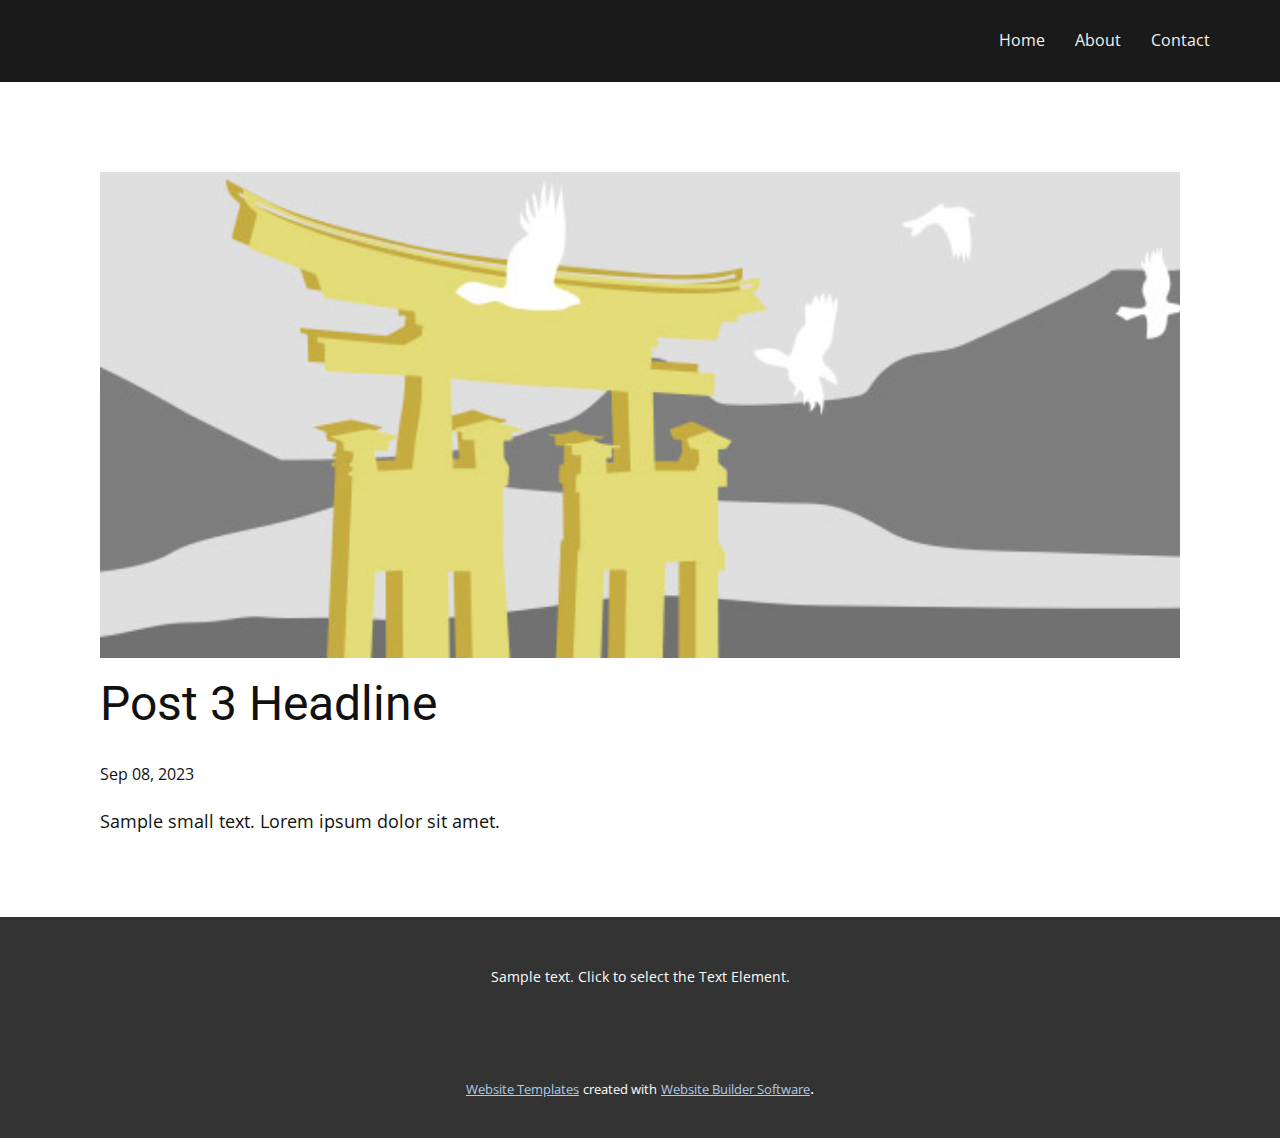
<file: blog/post-2.html>
<!DOCTYPE html>
<html style="font-size: 16px;" lang="en"><head>
    <meta name="viewport" content="width=device-width, initial-scale=1.0">
    <meta charset="utf-8">
    <meta name="keywords" content="Post 1 Headline">
    <meta name="description" content="">
    <title>Post 3 Headline</title>
    <link rel="stylesheet" href="../nicepage.css" media="screen">
<link rel="stylesheet" href="../Post-Template.css" media="screen">
    <script class="u-script" type="text/javascript" src="../jquery.js" defer=""></script>
    <script class="u-script" type="text/javascript" src="../nicepage.js" defer=""></script>
    <meta name="generator" content="Nicepage 5.17.1, nicepage.com">
    <link id="u-theme-google-font" rel="stylesheet" href="https://fonts.googleapis.com/css?family=Roboto:100,100i,300,300i,400,400i,500,500i,700,700i,900,900i|Open+Sans:300,300i,400,400i,500,500i,600,600i,700,700i,800,800i">
    
    
    
    <script type="application/ld+json">{
		"@context": "http://schema.org",
		"@type": "Organization",
		"name": ""
}</script>
    <meta name="theme-color" content="#478ac9">
  <meta data-intl-tel-input-cdn-path="intlTelInput/"></head>
  <body class="u-body u-xl-mode" data-lang="en"><header class="u-clearfix u-custom-color-1 u-header u-header" id="sec-f213"><div class="u-clearfix u-sheet u-sheet-1">
        <nav class="u-menu u-menu-dropdown u-offcanvas u-menu-1">
          <div class="menu-collapse" style="font-size: 1rem; letter-spacing: 0px;">
            <a class="u-button-style u-custom-left-right-menu-spacing u-custom-padding-bottom u-custom-text-active-color u-custom-text-color u-custom-text-hover-color u-custom-top-bottom-menu-spacing u-nav-link u-text-active-palette-1-base u-text-hover-palette-2-base" href="#">
              <svg class="u-svg-link" viewBox="0 0 24 24"><use xmlns:xlink="http://www.w3.org/1999/xlink" xlink:href="#menu-hamburger"></use></svg>
              <svg class="u-svg-content" version="1.1" id="menu-hamburger" viewBox="0 0 16 16" x="0px" y="0px" xmlns:xlink="http://www.w3.org/1999/xlink" xmlns="http://www.w3.org/2000/svg"><g><rect y="1" width="16" height="2"></rect><rect y="7" width="16" height="2"></rect><rect y="13" width="16" height="2"></rect>
</g></svg>
            </a>
          </div>
          <div class="u-nav-container">
            <ul class="u-nav u-spacing-30 u-unstyled u-nav-1"><li class="u-nav-item"><a class="u-border-2 u-border-active-palette-1-base u-border-hover-palette-1-base u-border-no-left u-border-no-right u-border-no-top u-button-style u-nav-link u-text-active-custom-color-2 u-text-grey-5 u-text-hover-grey-5" href="../Home.html" style="padding: 10px 0px;">Home</a>
</li><li class="u-nav-item"><a class="u-border-2 u-border-active-palette-1-base u-border-hover-palette-1-base u-border-no-left u-border-no-right u-border-no-top u-button-style u-nav-link u-text-active-custom-color-2 u-text-grey-5 u-text-hover-grey-5" href="../About.html" style="padding: 10px 0px;">About</a>
</li><li class="u-nav-item"><a class="u-border-2 u-border-active-palette-1-base u-border-hover-palette-1-base u-border-no-left u-border-no-right u-border-no-top u-button-style u-nav-link u-text-active-custom-color-2 u-text-grey-5 u-text-hover-grey-5" href="../Contact.html" style="padding: 10px 0px;">Contact</a>
</li></ul>
          </div>
          <div class="u-nav-container-collapse">
            <div class="u-black u-container-style u-inner-container-layout u-opacity u-opacity-95 u-sidenav">
              <div class="u-inner-container-layout u-sidenav-overflow">
                <div class="u-menu-close"></div>
                <ul class="u-align-center u-nav u-popupmenu-items u-unstyled u-nav-2"><li class="u-nav-item"><a class="u-button-style u-nav-link" href="../Home.html">Home</a>
</li><li class="u-nav-item"><a class="u-button-style u-nav-link" href="../About.html">About</a>
</li><li class="u-nav-item"><a class="u-button-style u-nav-link" href="../Contact.html">Contact</a>
</li></ul>
              </div>
            </div>
            <div class="u-black u-menu-overlay u-opacity u-opacity-70"></div>
          </div>
        </nav>
      </div></header>
    <section class="u-align-center u-clearfix u-section-1" id="sec-d63a">
      <div class="u-clearfix u-sheet u-valign-middle-md u-valign-middle-sm u-valign-middle-xs u-sheet-1"><!--post_details--><!--post_details_options_json--><!--{"source":""}--><!--/post_details_options_json--><!--blog_post-->
        <div class="u-container-style u-expanded-width u-post-details u-post-details-1">
          <div class="u-container-layout u-valign-middle u-container-layout-1"><!--blog_post_image-->
            <img alt="" class="u-blog-control u-expanded-width u-image u-image-default u-image-1" src="../images/8ad73f3c.jpeg"><!--/blog_post_image--><!--blog_post_header-->
            <h2 class="u-blog-control u-text u-text-1">Post 3 Headline</h2><!--/blog_post_header--><!--blog_post_metadata-->
            <div class="u-blog-control u-metadata u-metadata-1"><!--blog_post_metadata_date-->
              <span class="u-meta-date u-meta-icon">Sep 08, 2023</span><!--/blog_post_metadata_date--><!--blog_post_metadata_category-->
              <!--/blog_post_metadata_category--><!--blog_post_metadata_comments-->
              <!--/blog_post_metadata_comments-->
            </div><!--/blog_post_metadata--><!--blog_post_content-->
            <div class="u-align-justify u-blog-control u-post-content u-text u-text-2 fr-view">
  Sample small text. Lorem ipsum dolor sit amet.
  </div><!--/blog_post_content-->
          </div>
        </div><!--/blog_post--><!--/post_details-->
      </div>
    </section>
    
    
    
    <footer class="u-align-center u-clearfix u-footer u-grey-80 u-footer" id="sec-c18e"><div class="u-clearfix u-sheet u-sheet-1">
        <p class="u-small-text u-text u-text-variant u-text-1">Sample text. Click to select the Text Element.</p>
      </div></footer>
    <section class="u-backlink u-clearfix u-grey-80">
      <a class="u-link" href="https://nicepage.com/website-templates" target="_blank">
        <span>Website Templates</span>
      </a>
      <p class="u-text">
        <span>created with</span>
      </p>
      <a class="u-link" href="" target="_blank">
        <span>Website Builder Software</span>
      </a>. 
    </section>
  
</body></html>
</file>
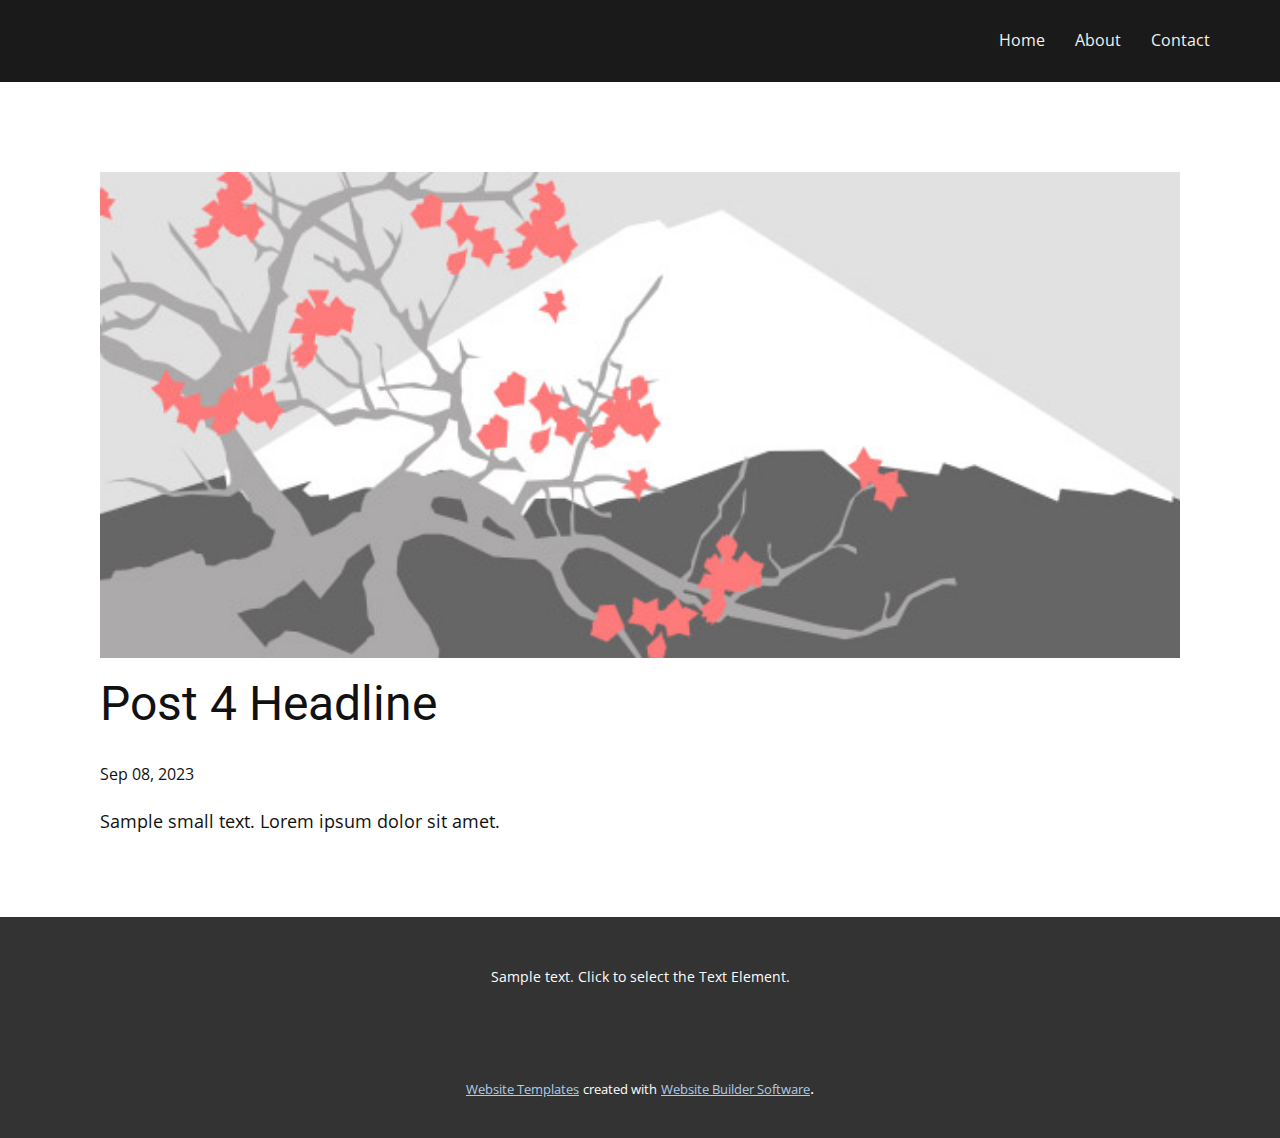
<file: blog/post-3.html>
<!DOCTYPE html>
<html style="font-size: 16px;" lang="en"><head>
    <meta name="viewport" content="width=device-width, initial-scale=1.0">
    <meta charset="utf-8">
    <meta name="keywords" content="Post 1 Headline">
    <meta name="description" content="">
    <title>Post 4 Headline</title>
    <link rel="stylesheet" href="../nicepage.css" media="screen">
<link rel="stylesheet" href="../Post-Template.css" media="screen">
    <script class="u-script" type="text/javascript" src="../jquery.js" defer=""></script>
    <script class="u-script" type="text/javascript" src="../nicepage.js" defer=""></script>
    <meta name="generator" content="Nicepage 5.17.1, nicepage.com">
    <link id="u-theme-google-font" rel="stylesheet" href="https://fonts.googleapis.com/css?family=Roboto:100,100i,300,300i,400,400i,500,500i,700,700i,900,900i|Open+Sans:300,300i,400,400i,500,500i,600,600i,700,700i,800,800i">
    
    
    
    <script type="application/ld+json">{
		"@context": "http://schema.org",
		"@type": "Organization",
		"name": ""
}</script>
    <meta name="theme-color" content="#478ac9">
  <meta data-intl-tel-input-cdn-path="intlTelInput/"></head>
  <body class="u-body u-xl-mode" data-lang="en"><header class="u-clearfix u-custom-color-1 u-header u-header" id="sec-f213"><div class="u-clearfix u-sheet u-sheet-1">
        <nav class="u-menu u-menu-dropdown u-offcanvas u-menu-1">
          <div class="menu-collapse" style="font-size: 1rem; letter-spacing: 0px;">
            <a class="u-button-style u-custom-left-right-menu-spacing u-custom-padding-bottom u-custom-text-active-color u-custom-text-color u-custom-text-hover-color u-custom-top-bottom-menu-spacing u-nav-link u-text-active-palette-1-base u-text-hover-palette-2-base" href="#">
              <svg class="u-svg-link" viewBox="0 0 24 24"><use xmlns:xlink="http://www.w3.org/1999/xlink" xlink:href="#menu-hamburger"></use></svg>
              <svg class="u-svg-content" version="1.1" id="menu-hamburger" viewBox="0 0 16 16" x="0px" y="0px" xmlns:xlink="http://www.w3.org/1999/xlink" xmlns="http://www.w3.org/2000/svg"><g><rect y="1" width="16" height="2"></rect><rect y="7" width="16" height="2"></rect><rect y="13" width="16" height="2"></rect>
</g></svg>
            </a>
          </div>
          <div class="u-nav-container">
            <ul class="u-nav u-spacing-30 u-unstyled u-nav-1"><li class="u-nav-item"><a class="u-border-2 u-border-active-palette-1-base u-border-hover-palette-1-base u-border-no-left u-border-no-right u-border-no-top u-button-style u-nav-link u-text-active-custom-color-2 u-text-grey-5 u-text-hover-grey-5" href="../Home.html" style="padding: 10px 0px;">Home</a>
</li><li class="u-nav-item"><a class="u-border-2 u-border-active-palette-1-base u-border-hover-palette-1-base u-border-no-left u-border-no-right u-border-no-top u-button-style u-nav-link u-text-active-custom-color-2 u-text-grey-5 u-text-hover-grey-5" href="../About.html" style="padding: 10px 0px;">About</a>
</li><li class="u-nav-item"><a class="u-border-2 u-border-active-palette-1-base u-border-hover-palette-1-base u-border-no-left u-border-no-right u-border-no-top u-button-style u-nav-link u-text-active-custom-color-2 u-text-grey-5 u-text-hover-grey-5" href="../Contact.html" style="padding: 10px 0px;">Contact</a>
</li></ul>
          </div>
          <div class="u-nav-container-collapse">
            <div class="u-black u-container-style u-inner-container-layout u-opacity u-opacity-95 u-sidenav">
              <div class="u-inner-container-layout u-sidenav-overflow">
                <div class="u-menu-close"></div>
                <ul class="u-align-center u-nav u-popupmenu-items u-unstyled u-nav-2"><li class="u-nav-item"><a class="u-button-style u-nav-link" href="../Home.html">Home</a>
</li><li class="u-nav-item"><a class="u-button-style u-nav-link" href="../About.html">About</a>
</li><li class="u-nav-item"><a class="u-button-style u-nav-link" href="../Contact.html">Contact</a>
</li></ul>
              </div>
            </div>
            <div class="u-black u-menu-overlay u-opacity u-opacity-70"></div>
          </div>
        </nav>
      </div></header>
    <section class="u-align-center u-clearfix u-section-1" id="sec-d63a">
      <div class="u-clearfix u-sheet u-valign-middle-md u-valign-middle-sm u-valign-middle-xs u-sheet-1"><!--post_details--><!--post_details_options_json--><!--{"source":""}--><!--/post_details_options_json--><!--blog_post-->
        <div class="u-container-style u-expanded-width u-post-details u-post-details-1">
          <div class="u-container-layout u-valign-middle u-container-layout-1"><!--blog_post_image-->
            <img alt="" class="u-blog-control u-expanded-width u-image u-image-default u-image-1" src="../images/0fd3416c.jpeg"><!--/blog_post_image--><!--blog_post_header-->
            <h2 class="u-blog-control u-text u-text-1">Post 4 Headline</h2><!--/blog_post_header--><!--blog_post_metadata-->
            <div class="u-blog-control u-metadata u-metadata-1"><!--blog_post_metadata_date-->
              <span class="u-meta-date u-meta-icon">Sep 08, 2023</span><!--/blog_post_metadata_date--><!--blog_post_metadata_category-->
              <!--/blog_post_metadata_category--><!--blog_post_metadata_comments-->
              <!--/blog_post_metadata_comments-->
            </div><!--/blog_post_metadata--><!--blog_post_content-->
            <div class="u-align-justify u-blog-control u-post-content u-text u-text-2 fr-view">
  Sample small text. Lorem ipsum dolor sit amet.
  </div><!--/blog_post_content-->
          </div>
        </div><!--/blog_post--><!--/post_details-->
      </div>
    </section>
    
    
    
    <footer class="u-align-center u-clearfix u-footer u-grey-80 u-footer" id="sec-c18e"><div class="u-clearfix u-sheet u-sheet-1">
        <p class="u-small-text u-text u-text-variant u-text-1">Sample text. Click to select the Text Element.</p>
      </div></footer>
    <section class="u-backlink u-clearfix u-grey-80">
      <a class="u-link" href="https://nicepage.com/website-templates" target="_blank">
        <span>Website Templates</span>
      </a>
      <p class="u-text">
        <span>created with</span>
      </p>
      <a class="u-link" href="" target="_blank">
        <span>Website Builder Software</span>
      </a>. 
    </section>
  
</body></html>
</file>
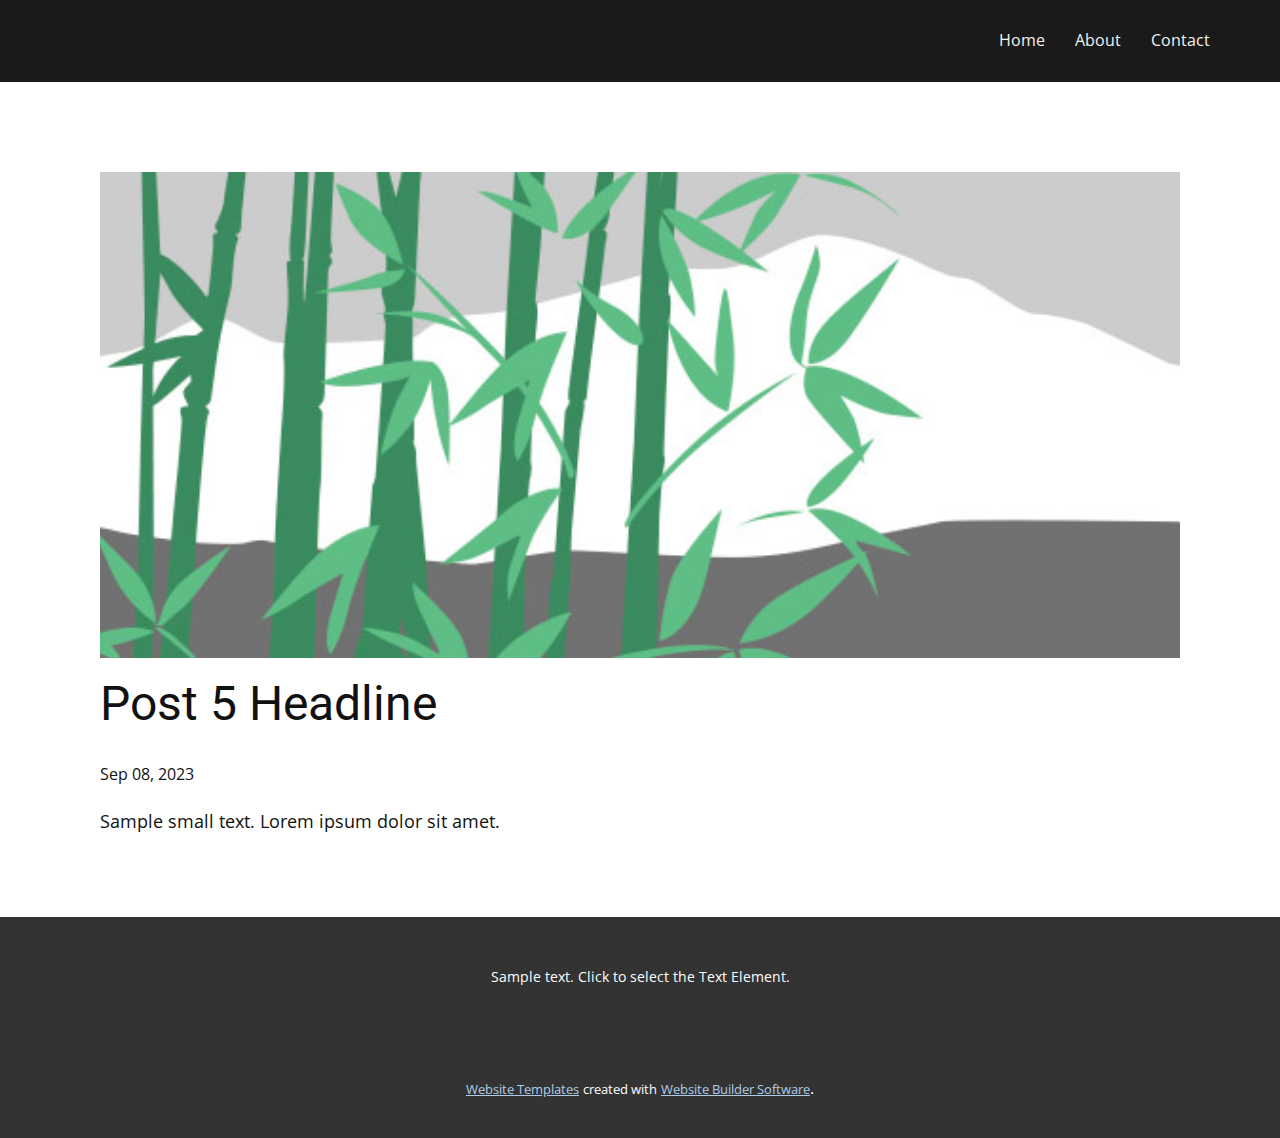
<file: blog/post-4.html>
<!DOCTYPE html>
<html style="font-size: 16px;" lang="en"><head>
    <meta name="viewport" content="width=device-width, initial-scale=1.0">
    <meta charset="utf-8">
    <meta name="keywords" content="Post 1 Headline">
    <meta name="description" content="">
    <title>Post 5 Headline</title>
    <link rel="stylesheet" href="../nicepage.css" media="screen">
<link rel="stylesheet" href="../Post-Template.css" media="screen">
    <script class="u-script" type="text/javascript" src="../jquery.js" defer=""></script>
    <script class="u-script" type="text/javascript" src="../nicepage.js" defer=""></script>
    <meta name="generator" content="Nicepage 5.17.1, nicepage.com">
    <link id="u-theme-google-font" rel="stylesheet" href="https://fonts.googleapis.com/css?family=Roboto:100,100i,300,300i,400,400i,500,500i,700,700i,900,900i|Open+Sans:300,300i,400,400i,500,500i,600,600i,700,700i,800,800i">
    
    
    
    <script type="application/ld+json">{
		"@context": "http://schema.org",
		"@type": "Organization",
		"name": ""
}</script>
    <meta name="theme-color" content="#478ac9">
  <meta data-intl-tel-input-cdn-path="intlTelInput/"></head>
  <body class="u-body u-xl-mode" data-lang="en"><header class="u-clearfix u-custom-color-1 u-header u-header" id="sec-f213"><div class="u-clearfix u-sheet u-sheet-1">
        <nav class="u-menu u-menu-dropdown u-offcanvas u-menu-1">
          <div class="menu-collapse" style="font-size: 1rem; letter-spacing: 0px;">
            <a class="u-button-style u-custom-left-right-menu-spacing u-custom-padding-bottom u-custom-text-active-color u-custom-text-color u-custom-text-hover-color u-custom-top-bottom-menu-spacing u-nav-link u-text-active-palette-1-base u-text-hover-palette-2-base" href="#">
              <svg class="u-svg-link" viewBox="0 0 24 24"><use xmlns:xlink="http://www.w3.org/1999/xlink" xlink:href="#menu-hamburger"></use></svg>
              <svg class="u-svg-content" version="1.1" id="menu-hamburger" viewBox="0 0 16 16" x="0px" y="0px" xmlns:xlink="http://www.w3.org/1999/xlink" xmlns="http://www.w3.org/2000/svg"><g><rect y="1" width="16" height="2"></rect><rect y="7" width="16" height="2"></rect><rect y="13" width="16" height="2"></rect>
</g></svg>
            </a>
          </div>
          <div class="u-nav-container">
            <ul class="u-nav u-spacing-30 u-unstyled u-nav-1"><li class="u-nav-item"><a class="u-border-2 u-border-active-palette-1-base u-border-hover-palette-1-base u-border-no-left u-border-no-right u-border-no-top u-button-style u-nav-link u-text-active-custom-color-2 u-text-grey-5 u-text-hover-grey-5" href="../Home.html" style="padding: 10px 0px;">Home</a>
</li><li class="u-nav-item"><a class="u-border-2 u-border-active-palette-1-base u-border-hover-palette-1-base u-border-no-left u-border-no-right u-border-no-top u-button-style u-nav-link u-text-active-custom-color-2 u-text-grey-5 u-text-hover-grey-5" href="../About.html" style="padding: 10px 0px;">About</a>
</li><li class="u-nav-item"><a class="u-border-2 u-border-active-palette-1-base u-border-hover-palette-1-base u-border-no-left u-border-no-right u-border-no-top u-button-style u-nav-link u-text-active-custom-color-2 u-text-grey-5 u-text-hover-grey-5" href="../Contact.html" style="padding: 10px 0px;">Contact</a>
</li></ul>
          </div>
          <div class="u-nav-container-collapse">
            <div class="u-black u-container-style u-inner-container-layout u-opacity u-opacity-95 u-sidenav">
              <div class="u-inner-container-layout u-sidenav-overflow">
                <div class="u-menu-close"></div>
                <ul class="u-align-center u-nav u-popupmenu-items u-unstyled u-nav-2"><li class="u-nav-item"><a class="u-button-style u-nav-link" href="../Home.html">Home</a>
</li><li class="u-nav-item"><a class="u-button-style u-nav-link" href="../About.html">About</a>
</li><li class="u-nav-item"><a class="u-button-style u-nav-link" href="../Contact.html">Contact</a>
</li></ul>
              </div>
            </div>
            <div class="u-black u-menu-overlay u-opacity u-opacity-70"></div>
          </div>
        </nav>
      </div></header>
    <section class="u-align-center u-clearfix u-section-1" id="sec-d63a">
      <div class="u-clearfix u-sheet u-valign-middle-md u-valign-middle-sm u-valign-middle-xs u-sheet-1"><!--post_details--><!--post_details_options_json--><!--{"source":""}--><!--/post_details_options_json--><!--blog_post-->
        <div class="u-container-style u-expanded-width u-post-details u-post-details-1">
          <div class="u-container-layout u-valign-middle u-container-layout-1"><!--blog_post_image-->
            <img alt="" class="u-blog-control u-expanded-width u-image u-image-default u-image-1" src="../images/68f64b9d.jpeg"><!--/blog_post_image--><!--blog_post_header-->
            <h2 class="u-blog-control u-text u-text-1">Post 5 Headline</h2><!--/blog_post_header--><!--blog_post_metadata-->
            <div class="u-blog-control u-metadata u-metadata-1"><!--blog_post_metadata_date-->
              <span class="u-meta-date u-meta-icon">Sep 08, 2023</span><!--/blog_post_metadata_date--><!--blog_post_metadata_category-->
              <!--/blog_post_metadata_category--><!--blog_post_metadata_comments-->
              <!--/blog_post_metadata_comments-->
            </div><!--/blog_post_metadata--><!--blog_post_content-->
            <div class="u-align-justify u-blog-control u-post-content u-text u-text-2 fr-view">
  Sample small text. Lorem ipsum dolor sit amet.
  </div><!--/blog_post_content-->
          </div>
        </div><!--/blog_post--><!--/post_details-->
      </div>
    </section>
    
    
    
    <footer class="u-align-center u-clearfix u-footer u-grey-80 u-footer" id="sec-c18e"><div class="u-clearfix u-sheet u-sheet-1">
        <p class="u-small-text u-text u-text-variant u-text-1">Sample text. Click to select the Text Element.</p>
      </div></footer>
    <section class="u-backlink u-clearfix u-grey-80">
      <a class="u-link" href="https://nicepage.com/website-templates" target="_blank">
        <span>Website Templates</span>
      </a>
      <p class="u-text">
        <span>created with</span>
      </p>
      <a class="u-link" href="" target="_blank">
        <span>Website Builder Software</span>
      </a>. 
    </section>
  
</body></html>
</file>
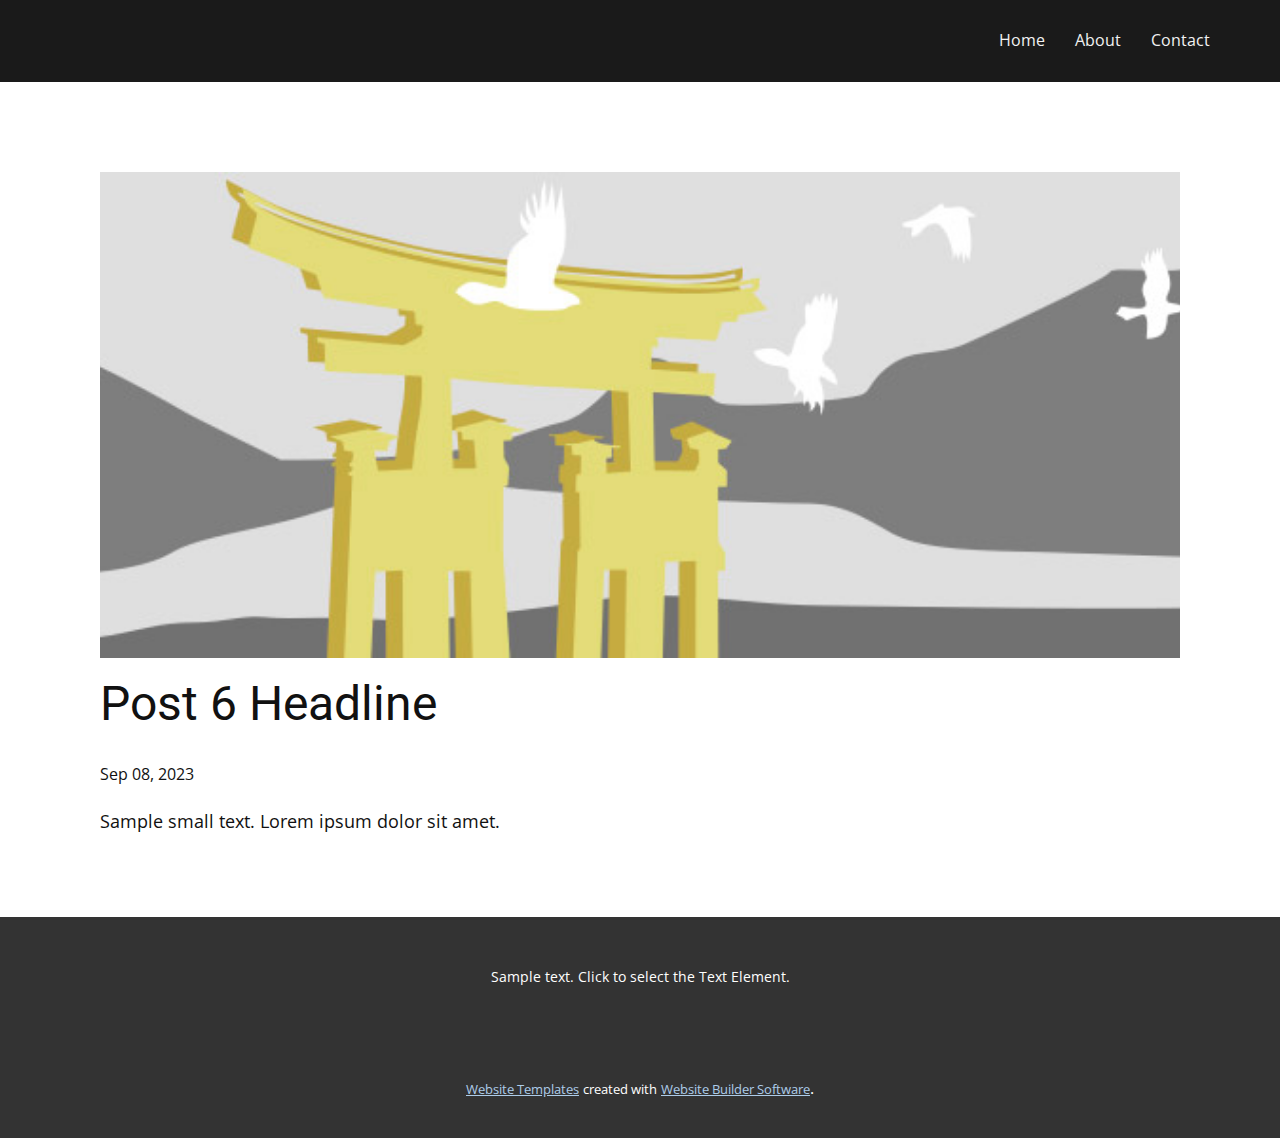
<file: blog/post-5.html>
<!DOCTYPE html>
<html style="font-size: 16px;" lang="en"><head>
    <meta name="viewport" content="width=device-width, initial-scale=1.0">
    <meta charset="utf-8">
    <meta name="keywords" content="Post 1 Headline">
    <meta name="description" content="">
    <title>Post 6 Headline</title>
    <link rel="stylesheet" href="../nicepage.css" media="screen">
<link rel="stylesheet" href="../Post-Template.css" media="screen">
    <script class="u-script" type="text/javascript" src="../jquery.js" defer=""></script>
    <script class="u-script" type="text/javascript" src="../nicepage.js" defer=""></script>
    <meta name="generator" content="Nicepage 5.17.1, nicepage.com">
    <link id="u-theme-google-font" rel="stylesheet" href="https://fonts.googleapis.com/css?family=Roboto:100,100i,300,300i,400,400i,500,500i,700,700i,900,900i|Open+Sans:300,300i,400,400i,500,500i,600,600i,700,700i,800,800i">
    
    
    
    <script type="application/ld+json">{
		"@context": "http://schema.org",
		"@type": "Organization",
		"name": ""
}</script>
    <meta name="theme-color" content="#478ac9">
  <meta data-intl-tel-input-cdn-path="intlTelInput/"></head>
  <body class="u-body u-xl-mode" data-lang="en"><header class="u-clearfix u-custom-color-1 u-header u-header" id="sec-f213"><div class="u-clearfix u-sheet u-sheet-1">
        <nav class="u-menu u-menu-dropdown u-offcanvas u-menu-1">
          <div class="menu-collapse" style="font-size: 1rem; letter-spacing: 0px;">
            <a class="u-button-style u-custom-left-right-menu-spacing u-custom-padding-bottom u-custom-text-active-color u-custom-text-color u-custom-text-hover-color u-custom-top-bottom-menu-spacing u-nav-link u-text-active-palette-1-base u-text-hover-palette-2-base" href="#">
              <svg class="u-svg-link" viewBox="0 0 24 24"><use xmlns:xlink="http://www.w3.org/1999/xlink" xlink:href="#menu-hamburger"></use></svg>
              <svg class="u-svg-content" version="1.1" id="menu-hamburger" viewBox="0 0 16 16" x="0px" y="0px" xmlns:xlink="http://www.w3.org/1999/xlink" xmlns="http://www.w3.org/2000/svg"><g><rect y="1" width="16" height="2"></rect><rect y="7" width="16" height="2"></rect><rect y="13" width="16" height="2"></rect>
</g></svg>
            </a>
          </div>
          <div class="u-nav-container">
            <ul class="u-nav u-spacing-30 u-unstyled u-nav-1"><li class="u-nav-item"><a class="u-border-2 u-border-active-palette-1-base u-border-hover-palette-1-base u-border-no-left u-border-no-right u-border-no-top u-button-style u-nav-link u-text-active-custom-color-2 u-text-grey-5 u-text-hover-grey-5" href="../Home.html" style="padding: 10px 0px;">Home</a>
</li><li class="u-nav-item"><a class="u-border-2 u-border-active-palette-1-base u-border-hover-palette-1-base u-border-no-left u-border-no-right u-border-no-top u-button-style u-nav-link u-text-active-custom-color-2 u-text-grey-5 u-text-hover-grey-5" href="../About.html" style="padding: 10px 0px;">About</a>
</li><li class="u-nav-item"><a class="u-border-2 u-border-active-palette-1-base u-border-hover-palette-1-base u-border-no-left u-border-no-right u-border-no-top u-button-style u-nav-link u-text-active-custom-color-2 u-text-grey-5 u-text-hover-grey-5" href="../Contact.html" style="padding: 10px 0px;">Contact</a>
</li></ul>
          </div>
          <div class="u-nav-container-collapse">
            <div class="u-black u-container-style u-inner-container-layout u-opacity u-opacity-95 u-sidenav">
              <div class="u-inner-container-layout u-sidenav-overflow">
                <div class="u-menu-close"></div>
                <ul class="u-align-center u-nav u-popupmenu-items u-unstyled u-nav-2"><li class="u-nav-item"><a class="u-button-style u-nav-link" href="../Home.html">Home</a>
</li><li class="u-nav-item"><a class="u-button-style u-nav-link" href="../About.html">About</a>
</li><li class="u-nav-item"><a class="u-button-style u-nav-link" href="../Contact.html">Contact</a>
</li></ul>
              </div>
            </div>
            <div class="u-black u-menu-overlay u-opacity u-opacity-70"></div>
          </div>
        </nav>
      </div></header>
    <section class="u-align-center u-clearfix u-section-1" id="sec-d63a">
      <div class="u-clearfix u-sheet u-valign-middle-md u-valign-middle-sm u-valign-middle-xs u-sheet-1"><!--post_details--><!--post_details_options_json--><!--{"source":""}--><!--/post_details_options_json--><!--blog_post-->
        <div class="u-container-style u-expanded-width u-post-details u-post-details-1">
          <div class="u-container-layout u-valign-middle u-container-layout-1"><!--blog_post_image-->
            <img alt="" class="u-blog-control u-expanded-width u-image u-image-default u-image-1" src="../images/8ad73f3c.jpeg"><!--/blog_post_image--><!--blog_post_header-->
            <h2 class="u-blog-control u-text u-text-1">Post 6 Headline</h2><!--/blog_post_header--><!--blog_post_metadata-->
            <div class="u-blog-control u-metadata u-metadata-1"><!--blog_post_metadata_date-->
              <span class="u-meta-date u-meta-icon">Sep 08, 2023</span><!--/blog_post_metadata_date--><!--blog_post_metadata_category-->
              <!--/blog_post_metadata_category--><!--blog_post_metadata_comments-->
              <!--/blog_post_metadata_comments-->
            </div><!--/blog_post_metadata--><!--blog_post_content-->
            <div class="u-align-justify u-blog-control u-post-content u-text u-text-2 fr-view">
  Sample small text. Lorem ipsum dolor sit amet.
  </div><!--/blog_post_content-->
          </div>
        </div><!--/blog_post--><!--/post_details-->
      </div>
    </section>
    
    
    
    <footer class="u-align-center u-clearfix u-footer u-grey-80 u-footer" id="sec-c18e"><div class="u-clearfix u-sheet u-sheet-1">
        <p class="u-small-text u-text u-text-variant u-text-1">Sample text. Click to select the Text Element.</p>
      </div></footer>
    <section class="u-backlink u-clearfix u-grey-80">
      <a class="u-link" href="https://nicepage.com/website-templates" target="_blank">
        <span>Website Templates</span>
      </a>
      <p class="u-text">
        <span>created with</span>
      </p>
      <a class="u-link" href="" target="_blank">
        <span>Website Builder Software</span>
      </a>. 
    </section>
  
</body></html>
</file>
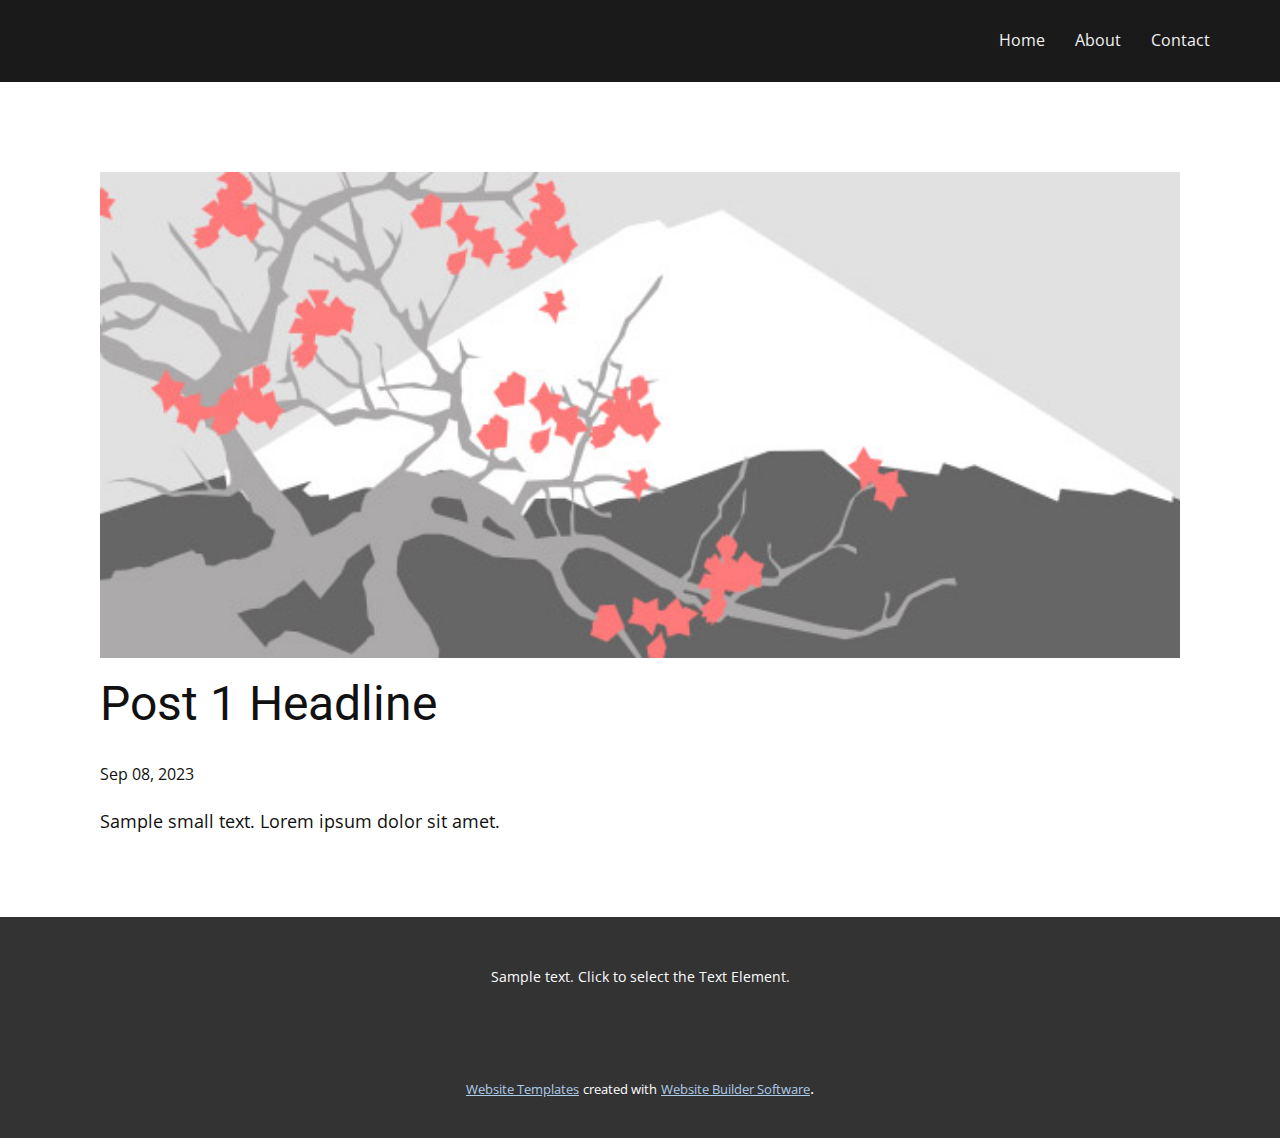
<file: blog/post.html>
<!DOCTYPE html>
<html style="font-size: 16px;" lang="en"><head>
    <meta name="viewport" content="width=device-width, initial-scale=1.0">
    <meta charset="utf-8">
    <meta name="keywords" content="Post 1 Headline">
    <meta name="description" content="">
    <title>Post 1 Headline</title>
    <link rel="stylesheet" href="../nicepage.css" media="screen">
<link rel="stylesheet" href="../Post-Template.css" media="screen">
    <script class="u-script" type="text/javascript" src="../jquery.js" defer=""></script>
    <script class="u-script" type="text/javascript" src="../nicepage.js" defer=""></script>
    <meta name="generator" content="Nicepage 5.17.1, nicepage.com">
    <link id="u-theme-google-font" rel="stylesheet" href="https://fonts.googleapis.com/css?family=Roboto:100,100i,300,300i,400,400i,500,500i,700,700i,900,900i|Open+Sans:300,300i,400,400i,500,500i,600,600i,700,700i,800,800i">
    
    
    
    <script type="application/ld+json">{
		"@context": "http://schema.org",
		"@type": "Organization",
		"name": ""
}</script>
    <meta name="theme-color" content="#478ac9">
  <meta data-intl-tel-input-cdn-path="intlTelInput/"></head>
  <body class="u-body u-xl-mode" data-lang="en"><header class="u-clearfix u-custom-color-1 u-header u-header" id="sec-f213"><div class="u-clearfix u-sheet u-sheet-1">
        <nav class="u-menu u-menu-dropdown u-offcanvas u-menu-1">
          <div class="menu-collapse" style="font-size: 1rem; letter-spacing: 0px;">
            <a class="u-button-style u-custom-left-right-menu-spacing u-custom-padding-bottom u-custom-text-active-color u-custom-text-color u-custom-text-hover-color u-custom-top-bottom-menu-spacing u-nav-link u-text-active-palette-1-base u-text-hover-palette-2-base" href="#">
              <svg class="u-svg-link" viewBox="0 0 24 24"><use xmlns:xlink="http://www.w3.org/1999/xlink" xlink:href="#menu-hamburger"></use></svg>
              <svg class="u-svg-content" version="1.1" id="menu-hamburger" viewBox="0 0 16 16" x="0px" y="0px" xmlns:xlink="http://www.w3.org/1999/xlink" xmlns="http://www.w3.org/2000/svg"><g><rect y="1" width="16" height="2"></rect><rect y="7" width="16" height="2"></rect><rect y="13" width="16" height="2"></rect>
</g></svg>
            </a>
          </div>
          <div class="u-nav-container">
            <ul class="u-nav u-spacing-30 u-unstyled u-nav-1"><li class="u-nav-item"><a class="u-border-2 u-border-active-palette-1-base u-border-hover-palette-1-base u-border-no-left u-border-no-right u-border-no-top u-button-style u-nav-link u-text-active-custom-color-2 u-text-grey-5 u-text-hover-grey-5" href="../Home.html" style="padding: 10px 0px;">Home</a>
</li><li class="u-nav-item"><a class="u-border-2 u-border-active-palette-1-base u-border-hover-palette-1-base u-border-no-left u-border-no-right u-border-no-top u-button-style u-nav-link u-text-active-custom-color-2 u-text-grey-5 u-text-hover-grey-5" href="../About.html" style="padding: 10px 0px;">About</a>
</li><li class="u-nav-item"><a class="u-border-2 u-border-active-palette-1-base u-border-hover-palette-1-base u-border-no-left u-border-no-right u-border-no-top u-button-style u-nav-link u-text-active-custom-color-2 u-text-grey-5 u-text-hover-grey-5" href="../Contact.html" style="padding: 10px 0px;">Contact</a>
</li></ul>
          </div>
          <div class="u-nav-container-collapse">
            <div class="u-black u-container-style u-inner-container-layout u-opacity u-opacity-95 u-sidenav">
              <div class="u-inner-container-layout u-sidenav-overflow">
                <div class="u-menu-close"></div>
                <ul class="u-align-center u-nav u-popupmenu-items u-unstyled u-nav-2"><li class="u-nav-item"><a class="u-button-style u-nav-link" href="../Home.html">Home</a>
</li><li class="u-nav-item"><a class="u-button-style u-nav-link" href="../About.html">About</a>
</li><li class="u-nav-item"><a class="u-button-style u-nav-link" href="../Contact.html">Contact</a>
</li></ul>
              </div>
            </div>
            <div class="u-black u-menu-overlay u-opacity u-opacity-70"></div>
          </div>
        </nav>
      </div></header>
    <section class="u-align-center u-clearfix u-section-1" id="sec-d63a">
      <div class="u-clearfix u-sheet u-valign-middle-md u-valign-middle-sm u-valign-middle-xs u-sheet-1"><!--post_details--><!--post_details_options_json--><!--{"source":""}--><!--/post_details_options_json--><!--blog_post-->
        <div class="u-container-style u-expanded-width u-post-details u-post-details-1">
          <div class="u-container-layout u-valign-middle u-container-layout-1"><!--blog_post_image-->
            <img alt="" class="u-blog-control u-expanded-width u-image u-image-default u-image-1" src="../images/0fd3416c.jpeg"><!--/blog_post_image--><!--blog_post_header-->
            <h2 class="u-blog-control u-text u-text-1">Post 1 Headline</h2><!--/blog_post_header--><!--blog_post_metadata-->
            <div class="u-blog-control u-metadata u-metadata-1"><!--blog_post_metadata_date-->
              <span class="u-meta-date u-meta-icon">Sep 08, 2023</span><!--/blog_post_metadata_date--><!--blog_post_metadata_category-->
              <!--/blog_post_metadata_category--><!--blog_post_metadata_comments-->
              <!--/blog_post_metadata_comments-->
            </div><!--/blog_post_metadata--><!--blog_post_content-->
            <div class="u-align-justify u-blog-control u-post-content u-text u-text-2 fr-view">
  Sample small text. Lorem ipsum dolor sit amet.
  </div><!--/blog_post_content-->
          </div>
        </div><!--/blog_post--><!--/post_details-->
      </div>
    </section>
    
    
    
    <footer class="u-align-center u-clearfix u-footer u-grey-80 u-footer" id="sec-c18e"><div class="u-clearfix u-sheet u-sheet-1">
        <p class="u-small-text u-text u-text-variant u-text-1">Sample text. Click to select the Text Element.</p>
      </div></footer>
    <section class="u-backlink u-clearfix u-grey-80">
      <a class="u-link" href="https://nicepage.com/website-templates" target="_blank">
        <span>Website Templates</span>
      </a>
      <p class="u-text">
        <span>created with</span>
      </p>
      <a class="u-link" href="" target="_blank">
        <span>Website Builder Software</span>
      </a>. 
    </section>
  
</body></html>
</file>
